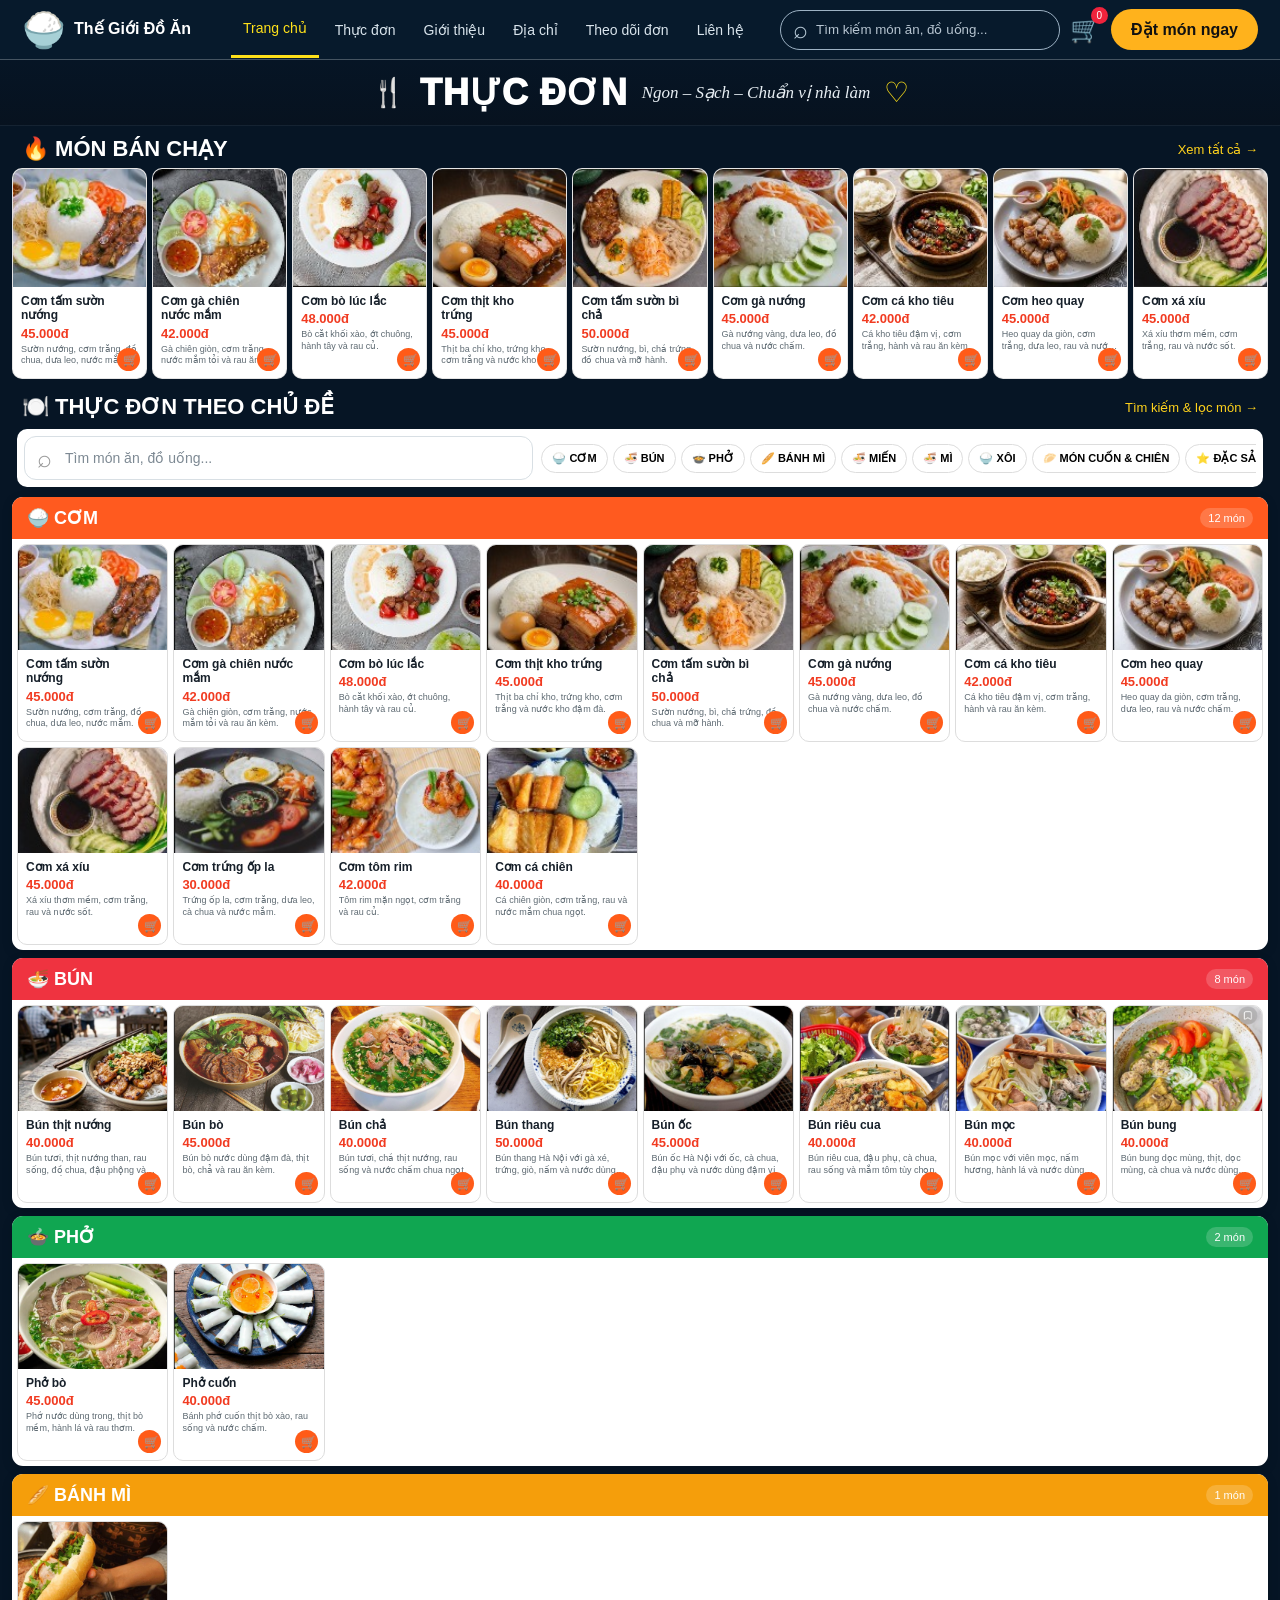
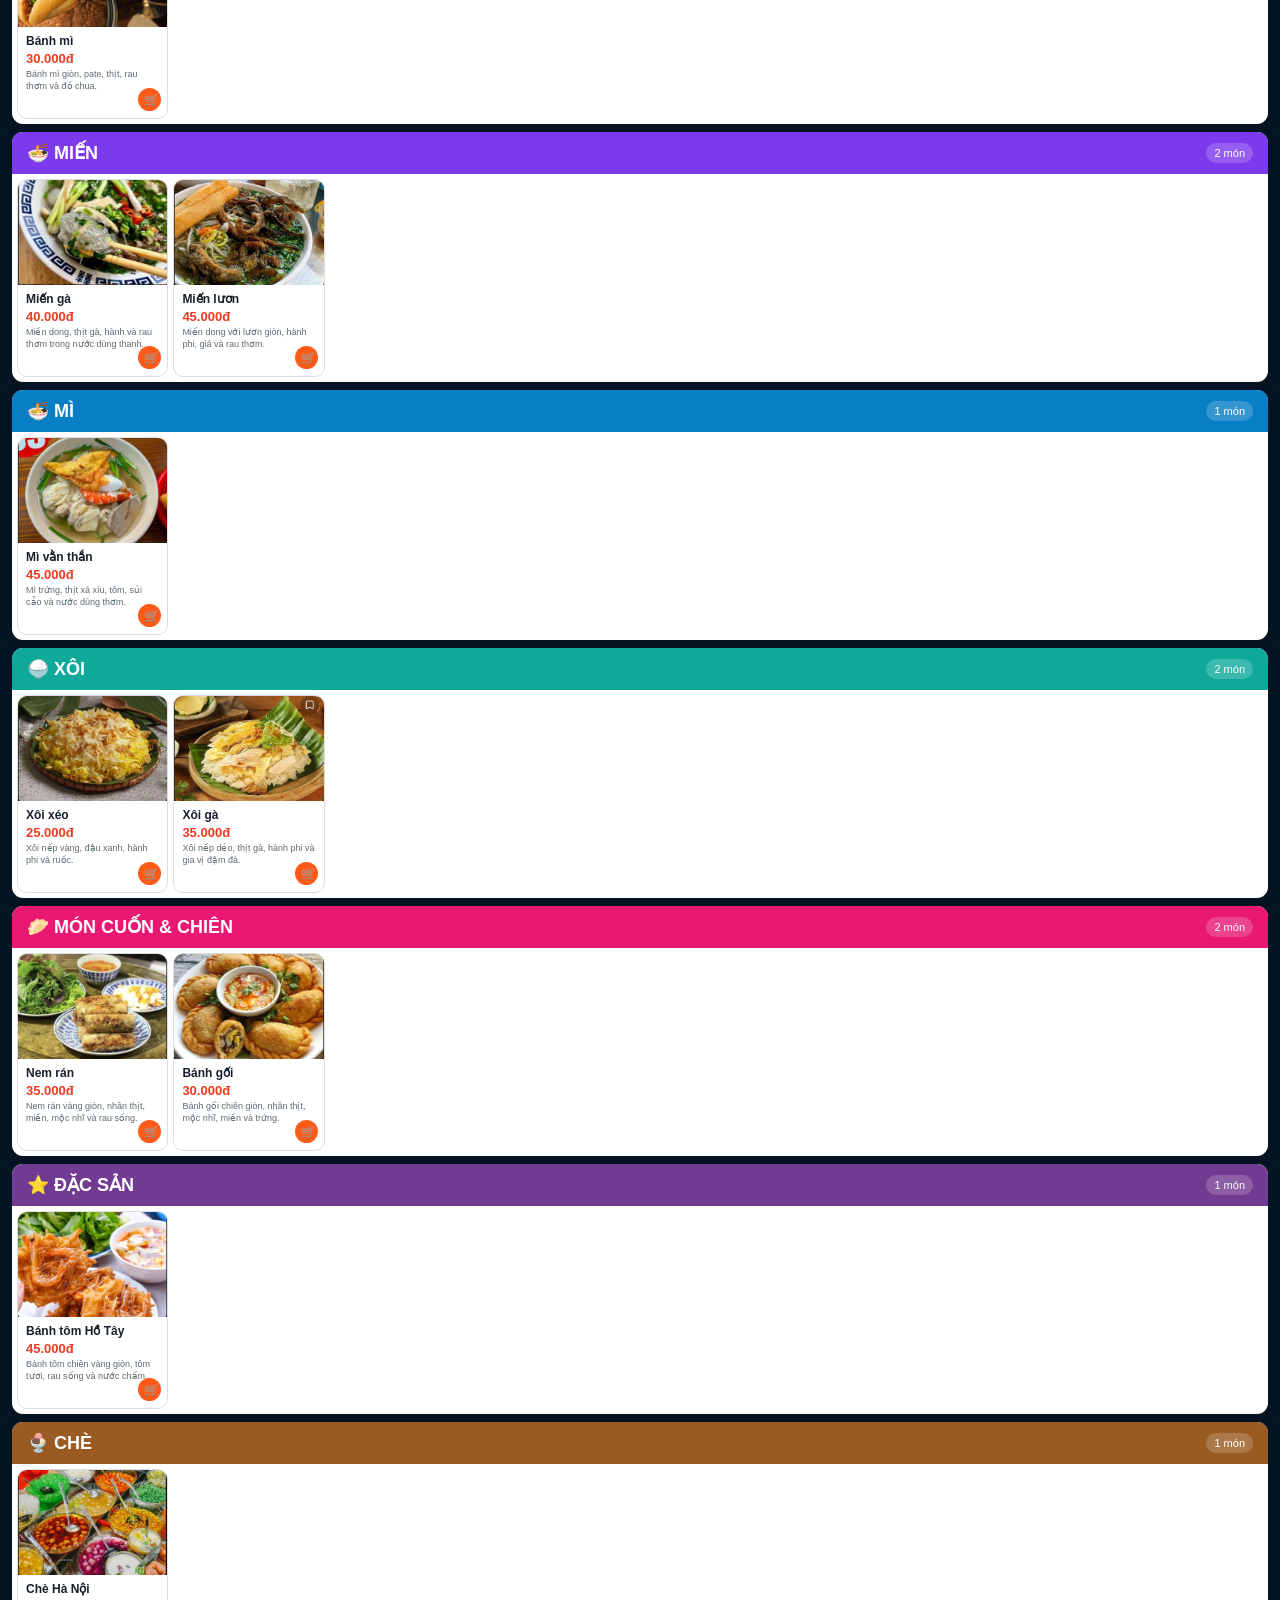
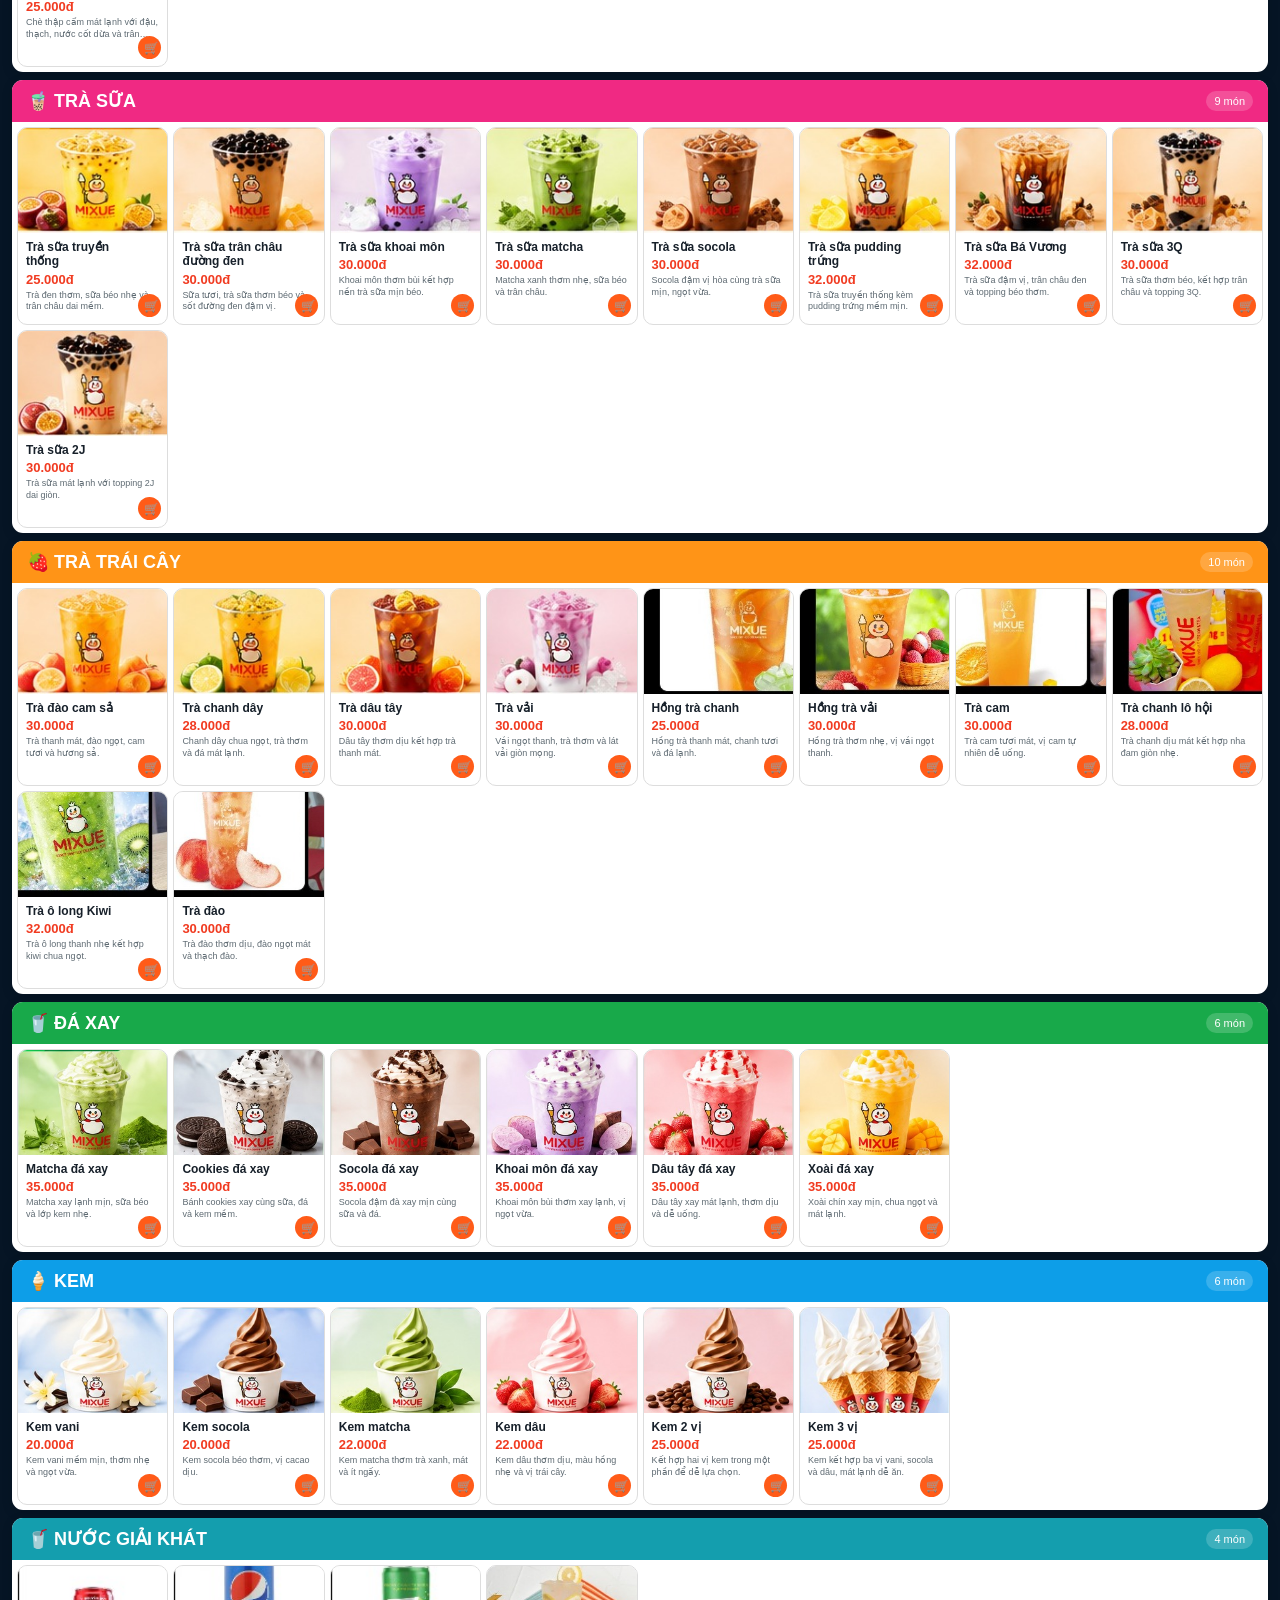
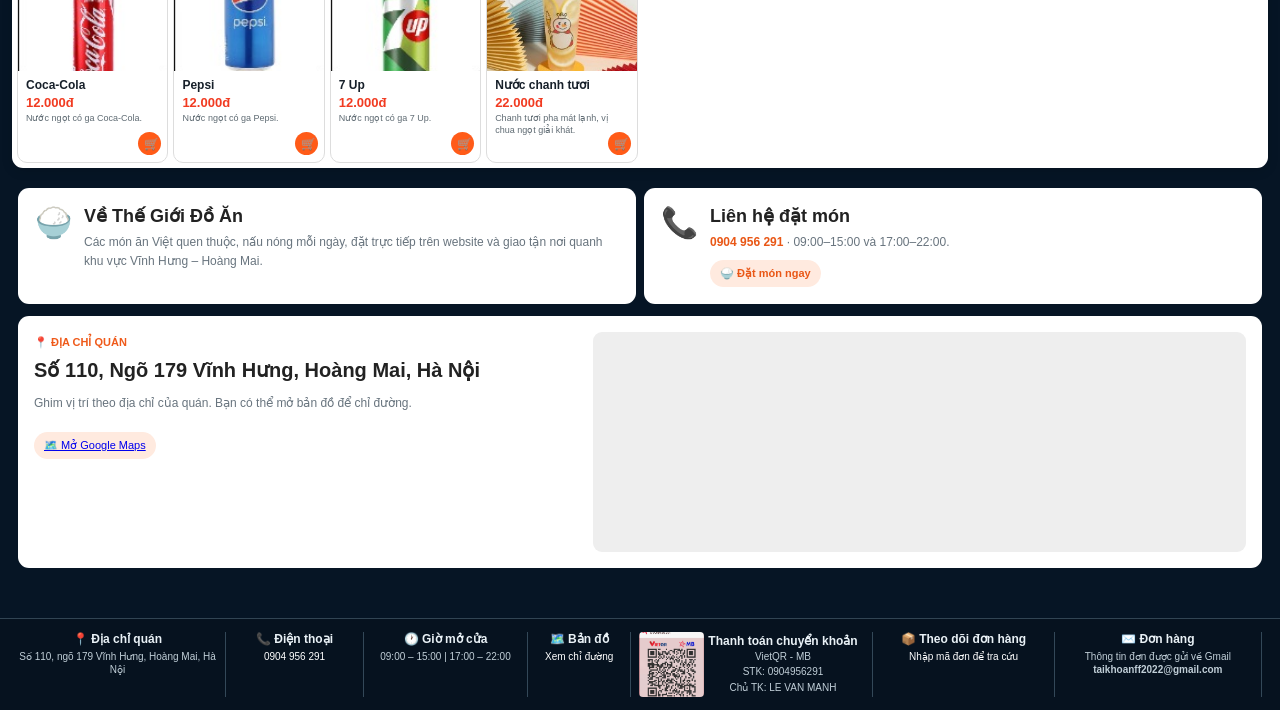
<file: index.html>
<!doctype html>
<html lang="vi">
<head>
<meta charset="UTF-8">
<meta name="viewport" content="width=device-width,initial-scale=1">
<meta name="description" content="Thế Giới Đồ Ăn - đặt món trực tiếp, giao tận nơi tại Vĩnh Hưng, Hoàng Mai, Hà Nội.">
<title>Thế Giới Đồ Ăn  | Đặt món trực tiếp</title>
<link rel="stylesheet" href="style.css">
</head>
<body class="showcase-page">
<header class="showcase-topbar">
  <a class="showcase-brand" href="index.html" aria-label="Thế Giới Đồ Ăn">
    <span class="brand-bowl">🍚</span>
    <span><b>Thế Giới Đồ Ăn</b><strong></strong></span>
  </a>
  <nav class="showcase-nav">
    <a class="active" href="index.html">Trang chủ</a>
    <a href="#menu-showcase">Thực đơn</a>
    <a href="#about">Giới thiệu</a>
    <a href="#address">Địa chỉ</a>
    <a href="order-tracking.html">Theo dõi đơn</a>
    <a href="#contact">Liên hệ</a>
  </nav>
  <div class="showcase-actions">
    <div class="showcase-search"><span>⌕</span><input id="homeSearch" placeholder="Tìm kiếm món ăn, đồ uống..." aria-label="Tìm kiếm"></div>
    <a class="showcase-cart" href="cart.html">🛒<span id="cartCount">0</span></a>
    <a class="order-now" href="menu.html">Đặt món ngay</a>
  </div>
</header>

<main>
  <section class="showcase-title">
    <span>🍴</span><h1>THỰC ĐƠN</h1><em>Ngon – Sạch – Chuẩn vị nhà làm</em><span>♡</span>
  </section>

  <section class="container showcase-section best-section">
    <div class="showcase-section-head"><h2>🔥 MÓN BÁN CHẠY</h2><a href="menu.html">Xem tất cả →</a></div>
    <div id="bestProducts" class="showcase-grid best-grid"></div>
  </section>

  <section id="menu-showcase" class="container showcase-section">
    <div class="showcase-section-head"><h2>🍽️ THỰC ĐƠN THEO CHỦ ĐỀ</h2><a href="menu.html">Tìm kiếm & lọc món →</a></div>
    <div class="showcase-toolbar">
      <div class="search showcase-full-search"><span>⌕</span><input id="showcaseSearch" placeholder="Tìm món ăn, đồ uống..." aria-label="Tìm món"></div>
      <div id="showcaseFilters" class="filters"></div>
    </div>
    <div id="showcaseProducts"></div>
  </section>

  <section id="about" class="showcase-info container">
    <div class="info-card"><span class="info-icon">🍚</span><div><h2>Về Thế Giới Đồ Ăn</h2><p>Các món ăn Việt quen thuộc, nấu nóng mỗi ngày, đặt trực tiếp trên website và giao tận nơi quanh khu vực Vĩnh Hưng – Hoàng Mai.</p></div></div>
    <div id="contact" class="info-card"><span class="info-icon">📞</span><div><h2>Liên hệ đặt món</h2><p><a href="tel:0904956291">0904 956 291</a> · 09:00–15:00 và 17:00–22:00.</p><a class="small-order" href="menu.html">🍚 Đặt món ngay</a></div></div>
  </section>

  <section id="address" class="showcase-contact container">
    <div class="address-card">
      <div><span class="mini-label">📍 ĐỊA CHỈ QUÁN</span><h2>Số 110, Ngõ 179 Vĩnh Hưng, Hoàng Mai, Hà Nội</h2><p>Ghim vị trí theo địa chỉ của quán. Bạn có thể mở bản đồ để chỉ đường.</p><a class="small-order" target="_blank" rel="noopener" href="https://www.google.com/maps/search/?api=1&query=S%E1%BB%91%20110%2C%20Ng%C3%B5%20179%20V%C4%A9nh%20H%C6%B0ng%2C%20Ho%C3%A0ng%20Mai%2C%20H%C3%A0%20N%E1%BB%99i">🗺️ Mở Google Maps</a></div>
      <div class="map-mini"><iframe src="https://www.google.com/maps?q=S%E1%BB%91%20110%2C%20Ng%C3%B5%20179%20V%C4%A9nh%20H%C6%B0ng%2C%20Ho%C3%A0ng%20Mai%2C%20H%C3%A0%20N%E1%BB%99i&output=embed" loading="lazy" title="Bản đồ Cơm Tấm Nhà Mình"></iframe></div>
    </div>
  </section>
</main>

<footer class="showcase-footer">
  <div class="footer-contact"><b>📍 Địa chỉ quán</b><span>Số 110, ngõ 179 Vĩnh Hưng, Hoàng Mai, Hà Nội</span></div>
  <div class="footer-contact"><b>📞 Điện thoại</b><a href="tel:0904956291">0904 956 291</a></div>
  <div class="footer-contact"><b>🕐 Giờ mở cửa</b><span>09:00 – 15:00 | 17:00 – 22:00</span></div>
  <div class="footer-contact"><b>🗺️ Bản đồ</b><a href="#address">Xem chỉ đường</a></div>
  <div class="footer-qr"><img src="images/qr-ngan-hang.png" alt="QR nhận tiền MB VietQR"><div><b>Thanh toán chuyển khoản</b><span>VietQR - MB</span><span>STK: 0904956291</span><span>Chủ TK: LE VAN MANH</span></div></div>
  <div class="footer-contact"><b>📦 Theo dõi đơn hàng</b><a href="order-tracking.html">Nhập mã đơn để tra cứu</a></div>
  <div class="footer-contact"><b>✉️ Đơn hàng</b><span>Thông tin đơn được gửi về Gmail<br><strong>taikhoanff2022@gmail.com</strong></span></div>
</footer>
<div class="toast" id="toast"></div>
<script src="data.js"></script><script src="script.js"></script>
<script>
const categoryOrder=['Cơm','Bún','Phở','Bánh mì','Miến','Mì','Xôi','Món cuốn & chiên','Món đặc sản','Chè','Trà sữa','Trà trái cây','Đá xay','Kem','Nước giải khát'];
const categoryLabels={'Cơm':'🍚 CƠM','Bún':'🍜 BÚN','Phở':'🍲 PHỞ','Bánh mì':'🥖 BÁNH MÌ','Miến':'🍜 MIẾN','Mì':'🍜 MÌ','Xôi':'🍚 XÔI','Món cuốn & chiên':'🥟 MÓN CUỐN & CHIÊN','Món đặc sản':'⭐ ĐẶC SẢN','Chè':'🍨 CHÈ','Trà sữa':'🧋 TRÀ SỮA','Trà trái cây':'🍓 TRÀ TRÁI CÂY','Đá xay':'🥤 ĐÁ XAY','Kem':'🍦 KEM','Nước giải khát':'🥤 NƯỚC GIẢI KHÁT'};
const filters=document.getElementById('showcaseFilters');
filters.innerHTML=categoryOrder.map(c=>`<button class="filter" data-cat="${c}">${categoryLabels[c]}</button>`).join('');
const best=PRODUCTS.slice(0,9);
renderShowcaseCards(best,document.getElementById('bestProducts'));
let selected='all';
function card(p){return `<article class="show-card"><div class="show-img"><img src="${p.images[0]}" alt="${p.name}" loading="lazy"></div><div class="show-body"><h3>${p.name}</h3><div class="show-price">${money(p.price)}</div><p>${p.desc}</p><button onclick="addToCart(${p.id})">🛒</button></div></article>`}
function renderShowcaseCards(list,el){el.innerHTML=list.length?list.map(card).join(''):'<div class="empty">Không tìm thấy món phù hợp.</div>'}
function refreshHome(){const q=(document.getElementById('showcaseSearch').value||document.getElementById('homeSearch').value).toLowerCase().trim();let list=PRODUCTS.filter(p=>(selected==='all'||p.category===selected)&&(!q||p.name.toLowerCase().includes(q)||p.desc.toLowerCase().includes(q)));renderShowcaseGrouped(list)}
function renderShowcaseGrouped(list){const el=document.getElementById('showcaseProducts');if(!list.length){el.innerHTML='<div class="empty">Không tìm thấy món phù hợp.</div>';return}el.innerHTML=categoryOrder.map(cat=>{const items=list.filter(p=>p.category===cat);if(!items.length)return '';return `<section class="show-category cat-${categoryOrder.indexOf(cat)+1}"><div class="show-category-head"><h2>${categoryLabels[cat]}</h2><span>${items.length} món</span></div><div class="show-category-grid">${items.map(card).join('')}</div></section>`}).join('')}
filters.querySelectorAll('button').forEach(b=>b.onclick=()=>{filters.querySelectorAll('button').forEach(x=>x.classList.remove('active'));b.classList.add('active');selected=b.dataset.cat;refreshHome()});
document.getElementById('showcaseSearch').addEventListener('input',refreshHome);document.getElementById('homeSearch').addEventListener('input',()=>{document.getElementById('showcaseSearch').value=document.getElementById('homeSearch').value;document.getElementById('menu-showcase').scrollIntoView({behavior:'smooth'});refreshHome()});
refreshHome();updateCartCount();
</script>
</body>
</html>
</file>
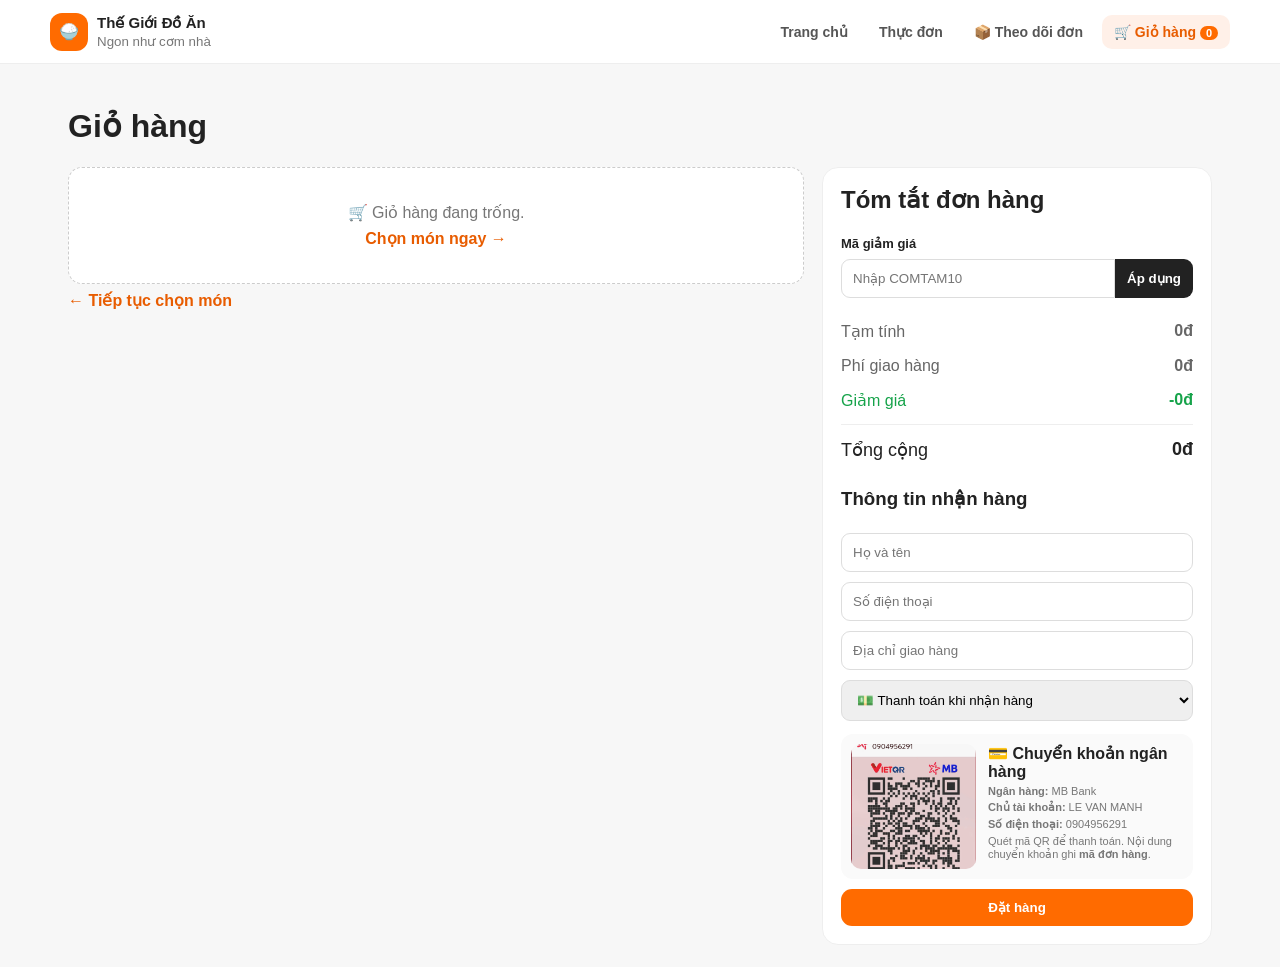
<file: cart.html>
<!doctype html>
<html lang="vi">
<head>
<meta charset="UTF-8"><meta name="viewport" content="width=device-width,initial-scale=1">
<title>Giỏ hàng | Thế Giới Đồ Ăn</title><link rel="stylesheet" href="style.css">
</head>
<body>
<header class="topbar"><div class="brand"><span class="brand-icon">🍚</span><div><b>Thế Giới Đồ Ăn</b><small>Ngon như cơm nhà</small></div></div>
<nav><a href="index.html">Trang chủ</a><a href="menu.html">Thực đơn</a><a href="order-tracking.html">📦 Theo dõi đơn</a><a class="active" href="cart.html">🛒 Giỏ hàng <span id="cartCount">0</span></a></nav></header>
<main class="container cart-page">
  <h1>Giỏ hàng</h1>
  <div class="cart-layout">
    <section><div id="cartItems"></div><a href="menu.html" class="continue">← Tiếp tục chọn món</a></section>
    <aside class="summary">
      <h2>Tóm tắt đơn hàng</h2>
      <label>Mã giảm giá</label><div class="voucher"><input id="voucher" placeholder="Nhập COMTAM10"><button onclick="applyVoucher()">Áp dụng</button></div>
      <div class="sumrow"><span>Tạm tính</span><b id="subtotal">0đ</b></div>
      <div class="sumrow"><span>Phí giao hàng</span><b id="ship">15.000đ</b></div>
      <div class="sumrow discount"><span>Giảm giá</span><b id="discount">0đ</b></div>
      <div class="total"><span>Tổng cộng</span><b id="total">0đ</b></div>
      <h3>Thông tin nhận hàng</h3>
      <input class="field" id="name" placeholder="Họ và tên">
      <input class="field" id="phone" placeholder="Số điện thoại">
      <input class="field" id="address" placeholder="Địa chỉ giao hàng">
      <select class="field" id="payment"><option>💵 Thanh toán khi nhận hàng</option><option>🏦 Chuyển khoản ngân hàng</option></select>
      <div class="qr real-qr"><img src="images/qr-ngan-hang.png" alt="QR nhận tiền MB VietQR - LE VAN MANH"><div><b>💳 Chuyển khoản ngân hàng</b><p><b>Ngân hàng:</b> MB Bank</p><p><b>Chủ tài khoản:</b> LE VAN MANH</p><p><b>Số điện thoại:</b> 0904956291</p><p>Quét mã QR để thanh toán. Nội dung chuyển khoản ghi <b>mã đơn hàng</b>.</p></div></div>
      <button class="btn primary checkout" onclick="checkout()">Đặt hàng</button>
    </aside>
  </div>
</main>
<div class="toast" id="toast"></div>

<!-- Hộp xác nhận thanh toán QR: chỉ hiện khi khách chọn chuyển khoản -->
<div id="qrPaymentModal" class="qr-payment-modal" aria-hidden="true">
  <div class="qr-payment-backdrop" onclick="cancelQrPayment()"></div>
  <div class="qr-payment-dialog" role="dialog" aria-modal="true" aria-labelledby="qrPaymentTitle">
    <button class="qr-payment-close" type="button" onclick="cancelQrPayment()" aria-label="Đóng">×</button>
    <div class="qr-payment-icon">💳</div>
    <h2 id="qrPaymentTitle">Thanh toán bằng QR</h2>
    <p class="qr-payment-note">Vui lòng quét mã QR bên dưới để chuyển khoản.</p>
    <img class="qr-payment-image" src="images/qr-ngan-hang.png" alt="QR thanh toán MB Bank - LE VAN MANH">
    <div class="qr-payment-info">
      <p><b>Ngân hàng:</b> MB Bank</p>
      <p><b>Chủ tài khoản:</b> LE VAN MANH</p>
      <p><b>Số điện thoại:</b> 0904956291</p>
      <p><b>Nội dung:</b> Mã đơn hàng sẽ được tạo sau khi xác nhận.</p>
    </div>
    <div class="qr-payment-actions">
      <button class="btn" type="button" onclick="cancelQrPayment()">Quay lại</button>
      <button class="btn primary" type="button" onclick="confirmQrPayment()">OK - Tôi đã thanh toán</button>
    </div>
  </div>
</div>

<script src="data.js"></script><script src="script.js"></script><script>renderCart();</script>
</body></html>
</file>
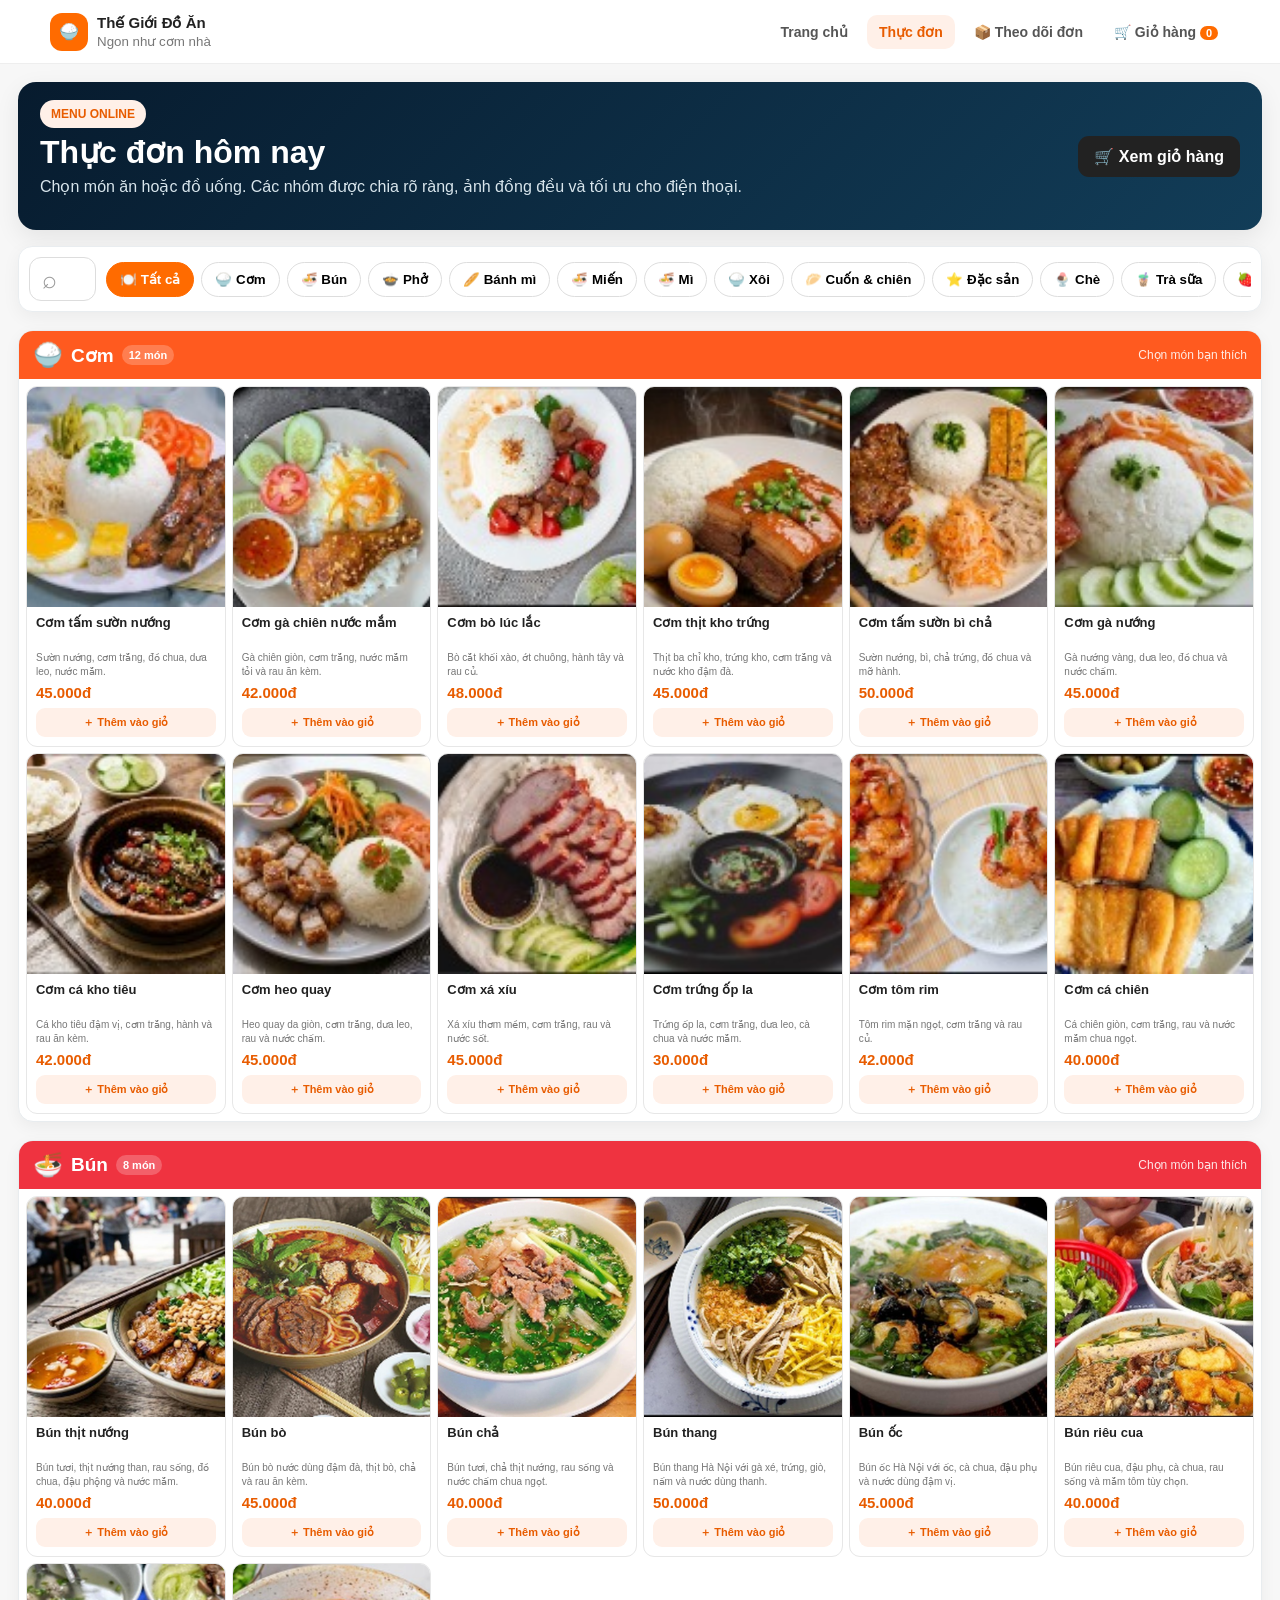
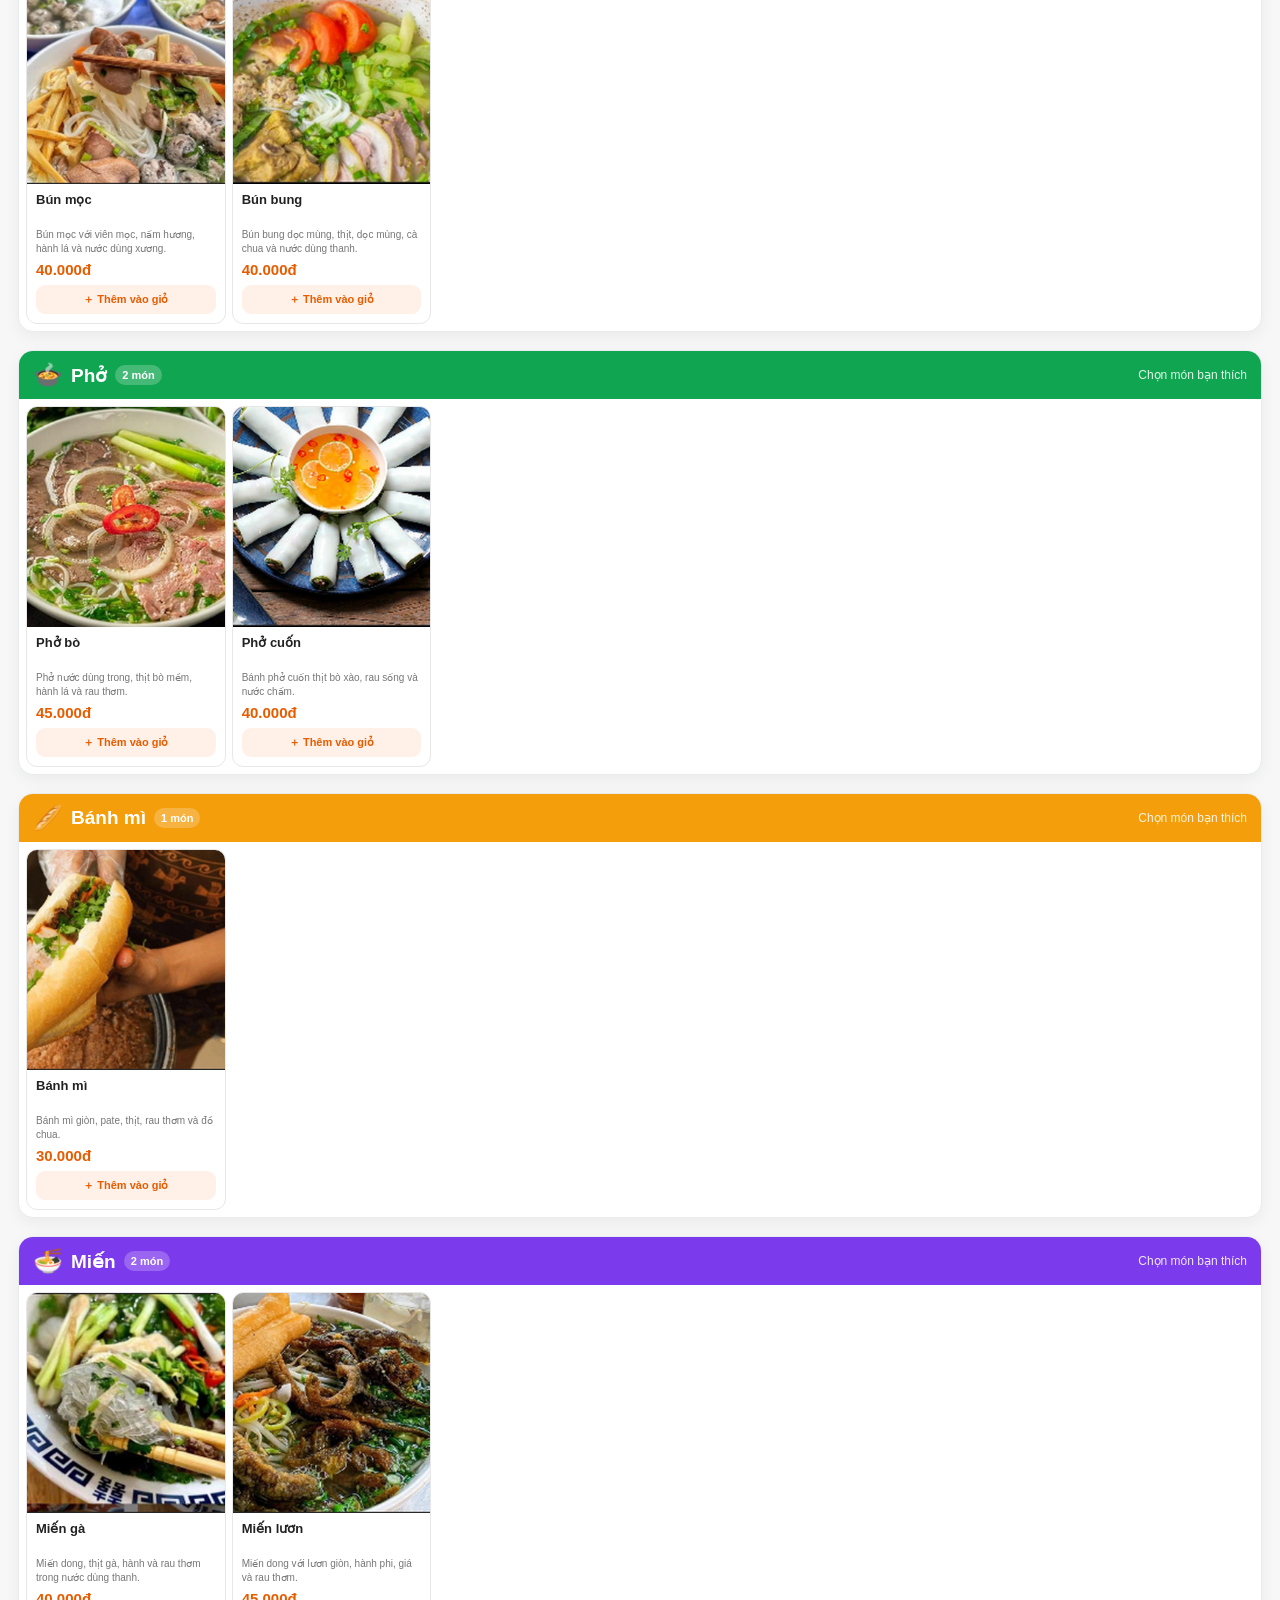
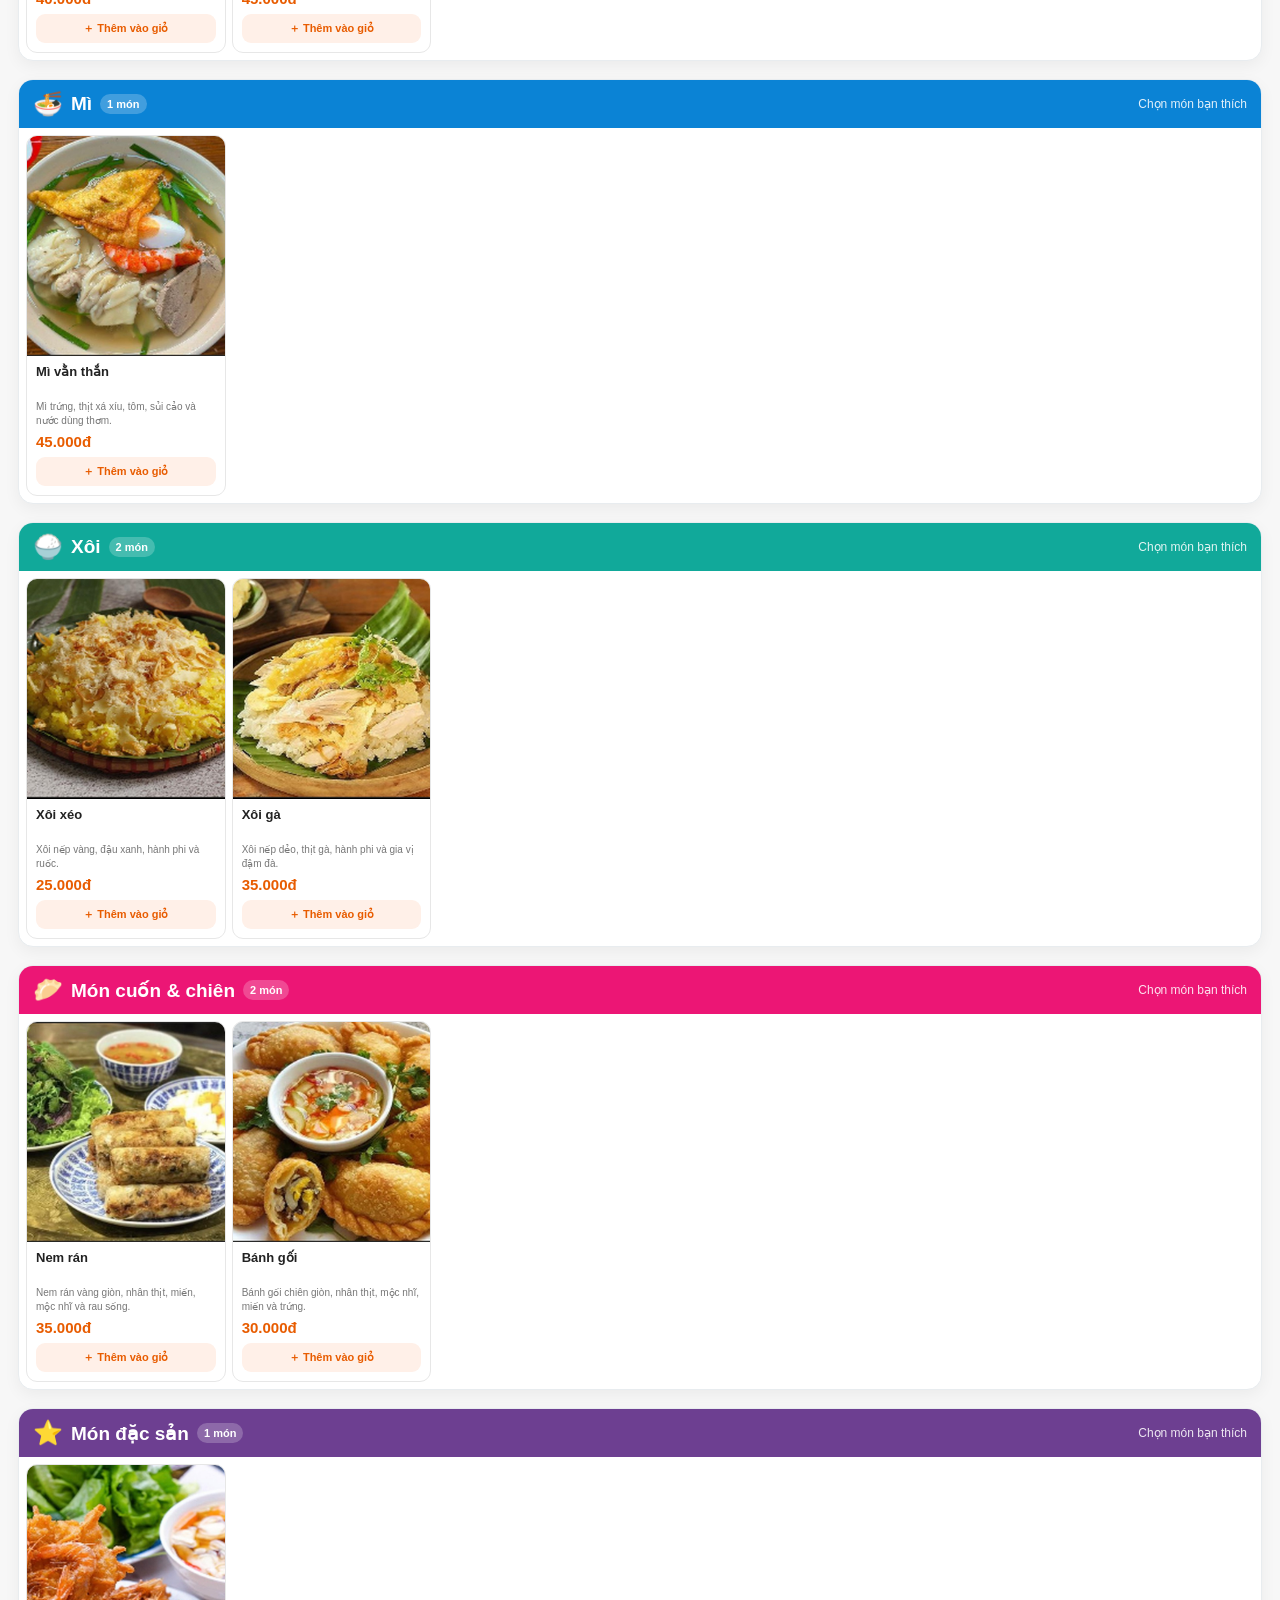
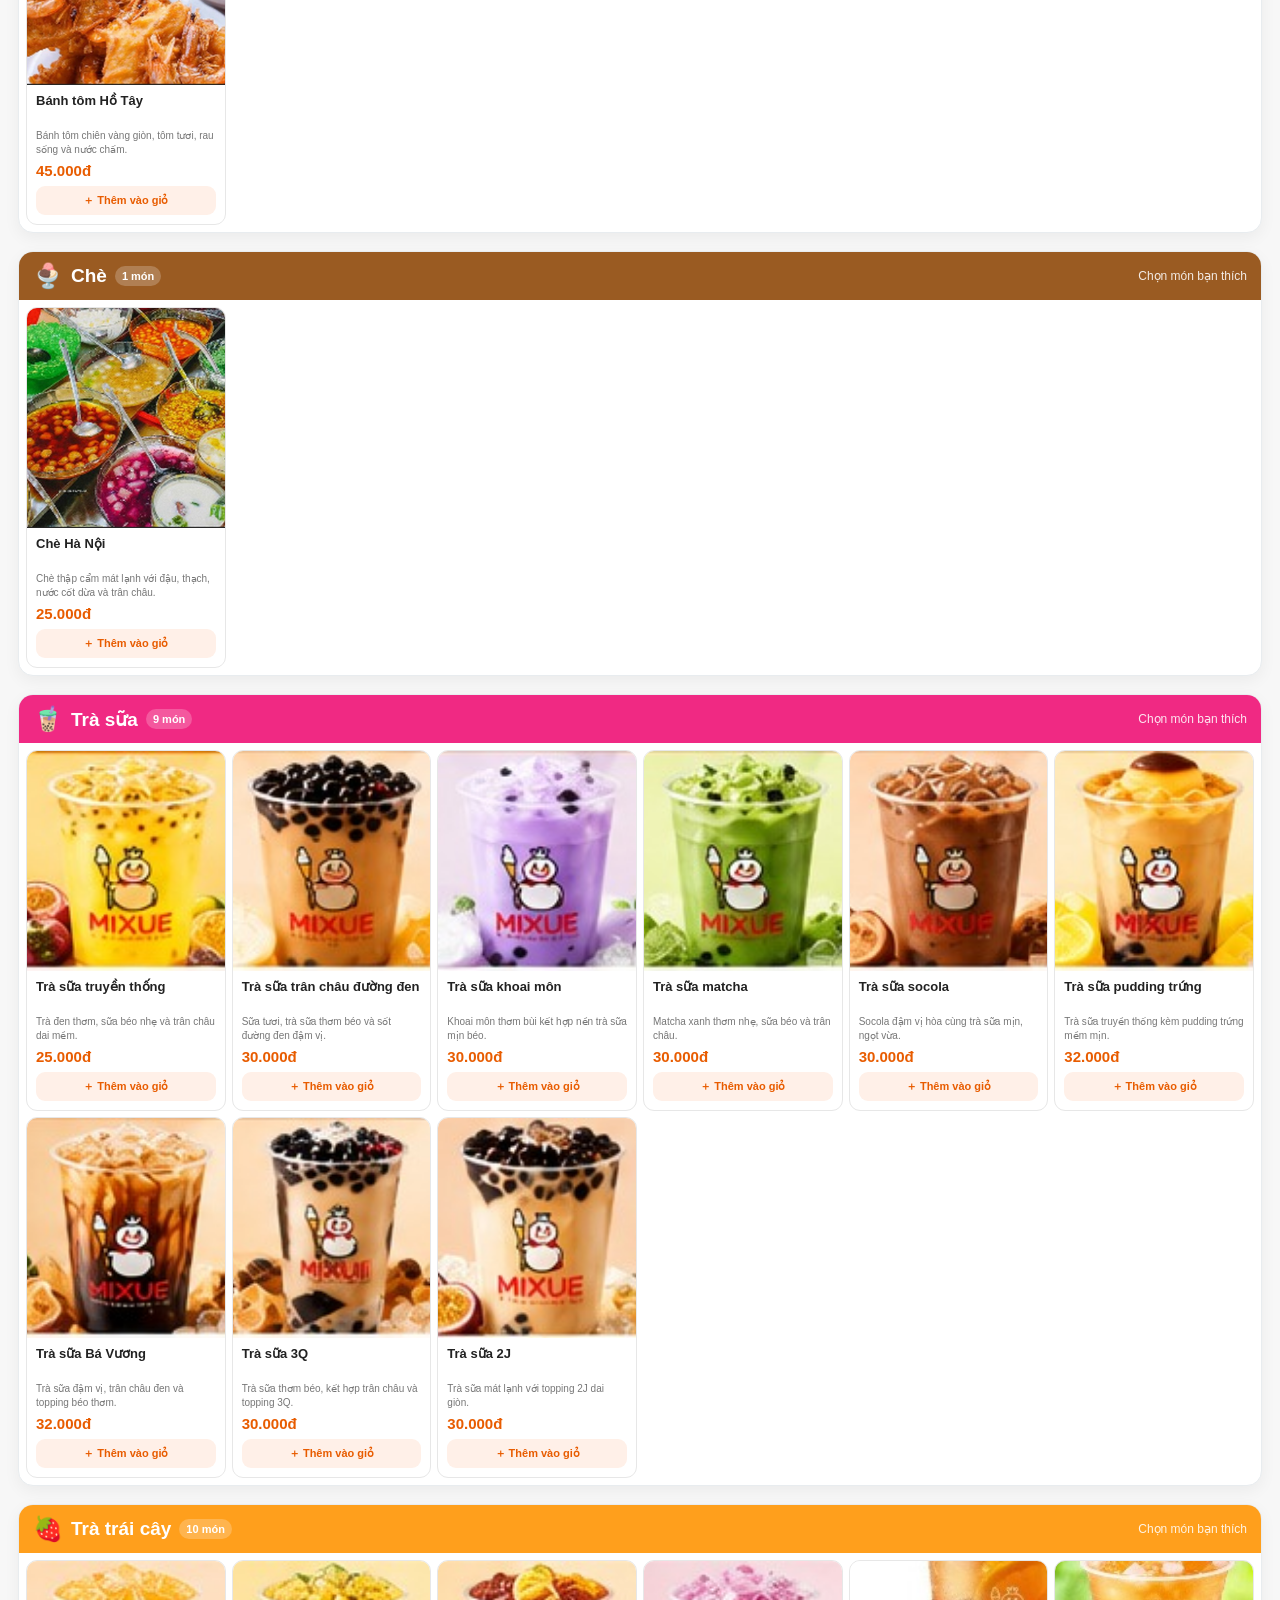
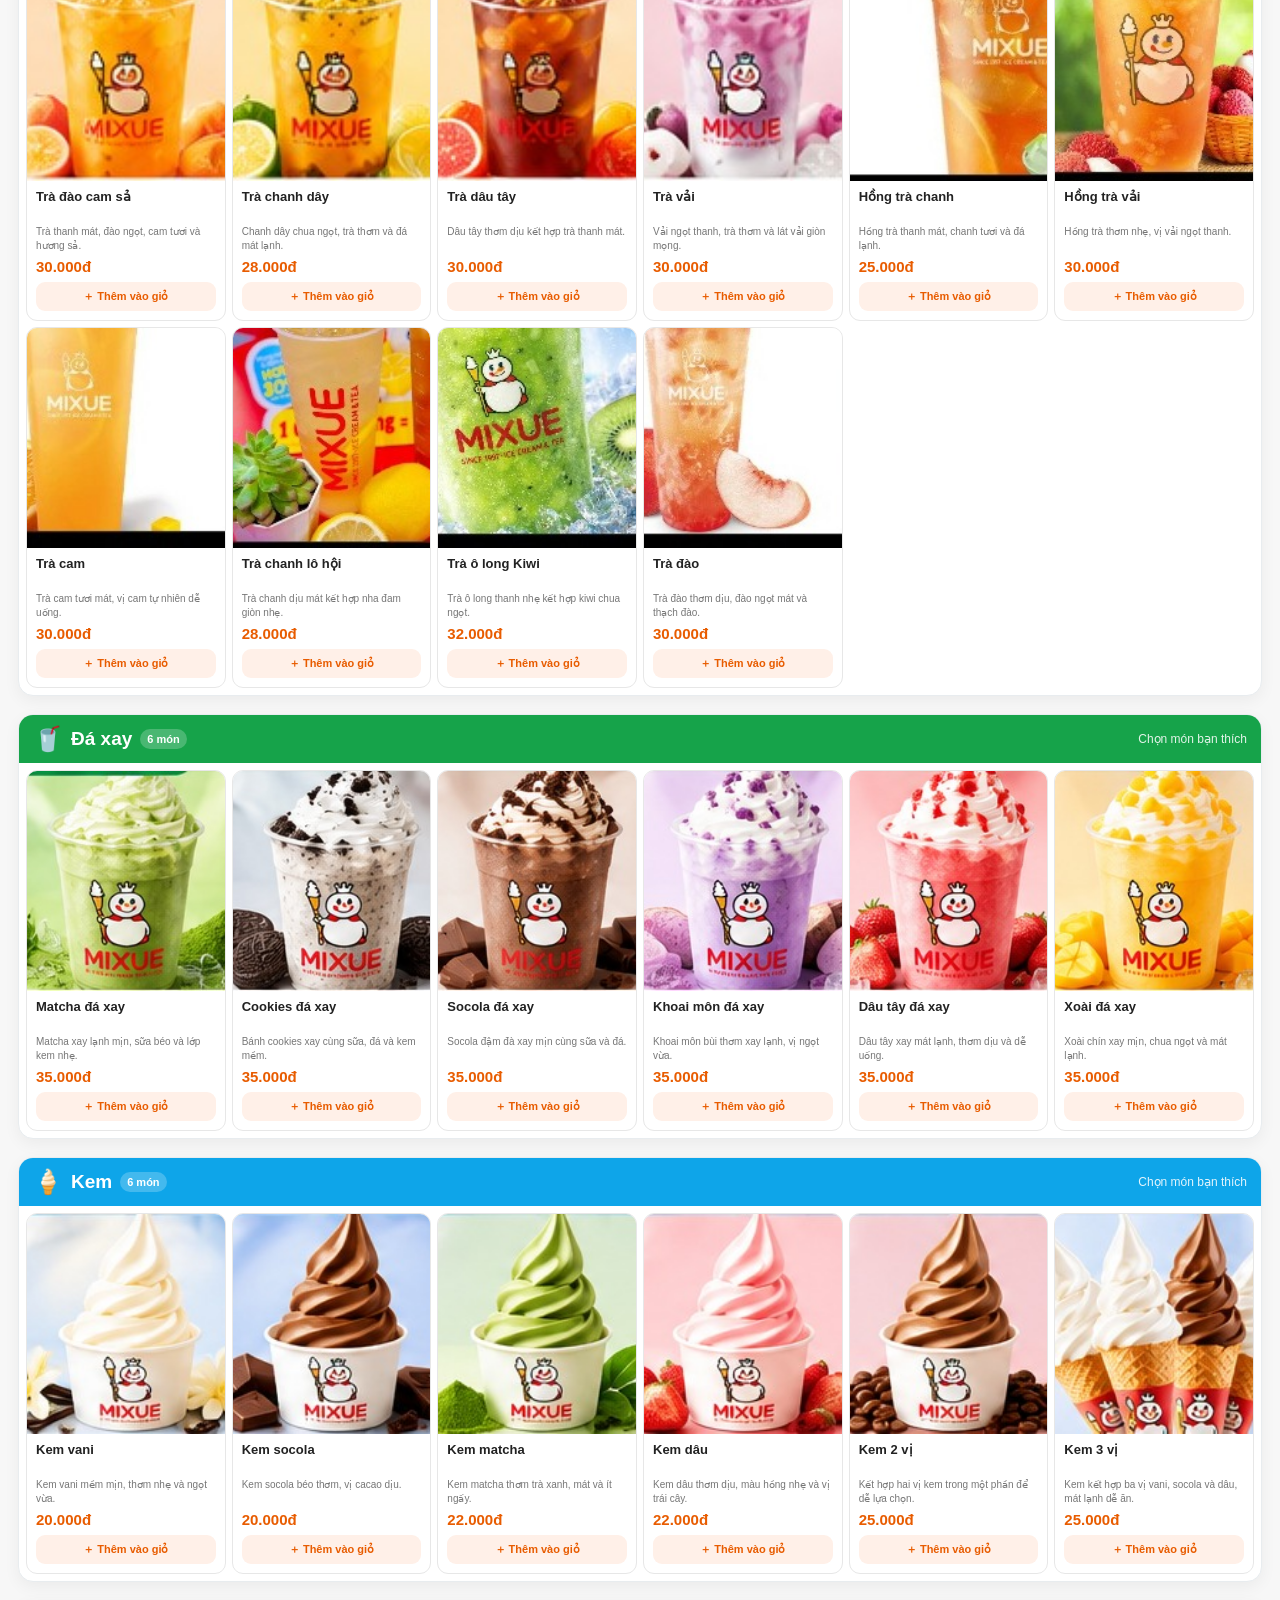
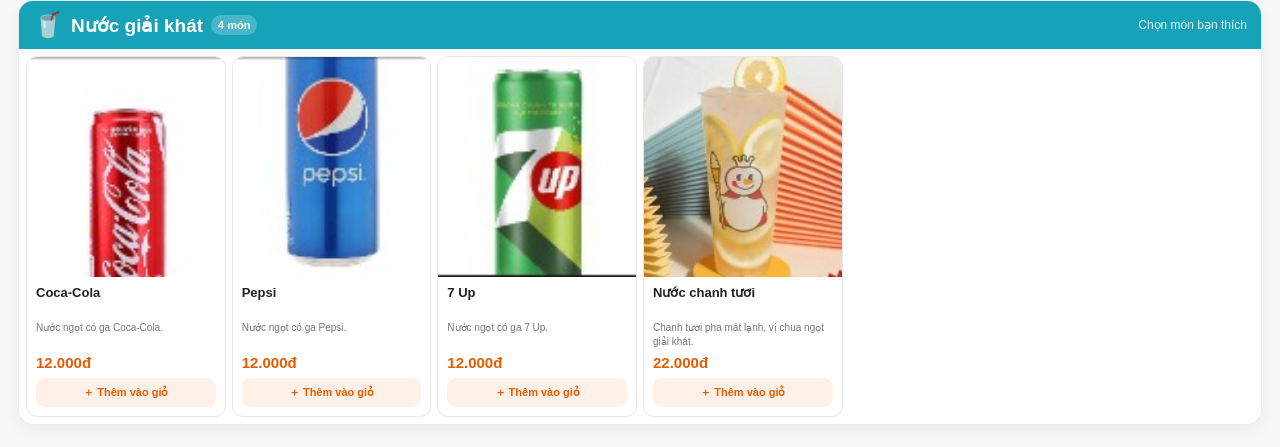
<file: menu.html>
<!doctype html>
<html lang="vi">
<head>
<meta charset="UTF-8"><meta name="viewport" content="width=device-width,initial-scale=1">
<title>Thực đơn | Thế Giới Đồ Ăn</title><link rel="stylesheet" href="style.css">
</head>
<body>
<header class="topbar">
  <div class="brand"><span class="brand-icon">🍚</span><div><b>Thế Giới Đồ Ăn</b><small>Ngon như cơm nhà</small></div></div>
  <nav><a href="index.html">Trang chủ</a><a class="active" href="menu.html">Thực đơn</a><a href="order-tracking.html">📦 Theo dõi đơn</a><a href="cart.html">🛒 Giỏ hàng <span id="cartCount">0</span></a></nav>
</header>
<main class="container menu-page">
  <div class="menu-title"><div><span class="pill">MENU ONLINE</span><h1>Thực đơn hôm nay</h1><p>Chọn món ăn hoặc đồ uống. Các nhóm được chia rõ ràng, ảnh đồng đều và tối ưu cho điện thoại.</p></div>
  <a class="btn cart-btn" href="cart.html">🛒 Xem giỏ hàng</a></div>
  <div class="toolbar">
    <div class="search"><span>⌕</span><input id="search" placeholder="Tìm món ăn, đồ uống..."></div>
    <div class="filters" id="filters"></div>
  </div>
  <div id="products"></div>
</main>
<div class="toast" id="toast"></div>
<script src="data.js"></script><script src="script.js"></script>
<script>
const productsEl=document.getElementById('products'), searchEl=document.getElementById('search'), filtersEl=document.getElementById('filters');
let cat='all';
const cats=['all','Cơm','Bún','Phở','Bánh mì','Miến','Mì','Xôi','Món cuốn & chiên','Món đặc sản','Chè','Trà sữa','Trà trái cây','Đá xay','Kem','Nước giải khát'];
const labels={all:'🍽️ Tất cả','Cơm':'🍚 Cơm','Bún':'🍜 Bún','Phở':'🍲 Phở','Bánh mì':'🥖 Bánh mì','Miến':'🍜 Miến','Mì':'🍜 Mì','Xôi':'🍚 Xôi','Món cuốn & chiên':'🥟 Cuốn & chiên','Món đặc sản':'⭐ Đặc sản','Chè':'🍨 Chè','Trà sữa':'🧋 Trà sữa','Trà trái cây':'🍓 Trà trái cây','Đá xay':'🥤 Đá xay','Kem':'🍦 Kem','Nước giải khát':'🥤 Nước giải khát'};
filtersEl.innerHTML=cats.map(x=>`<button class="filter ${x==='all'?'active':''}" data-cat="${x}">${labels[x]}</button>`).join('');
function refresh(){
 const q=searchEl.value.toLowerCase().trim();
 let list=PRODUCTS.filter(p=>(cat==='all'||p.category===cat||(false))&&(!q||p.name.toLowerCase().includes(q)||p.desc.toLowerCase().includes(q)));
 renderGroupedMenu(list,productsEl,cat==='all');
}
document.querySelectorAll('.filter').forEach(b=>b.onclick=()=>{document.querySelectorAll('.filter').forEach(x=>x.classList.remove('active'));b.classList.add('active');cat=b.dataset.cat;refresh();});
searchEl.oninput=refresh; refresh(); updateCartCount();
</script>
</body></html>
</file>
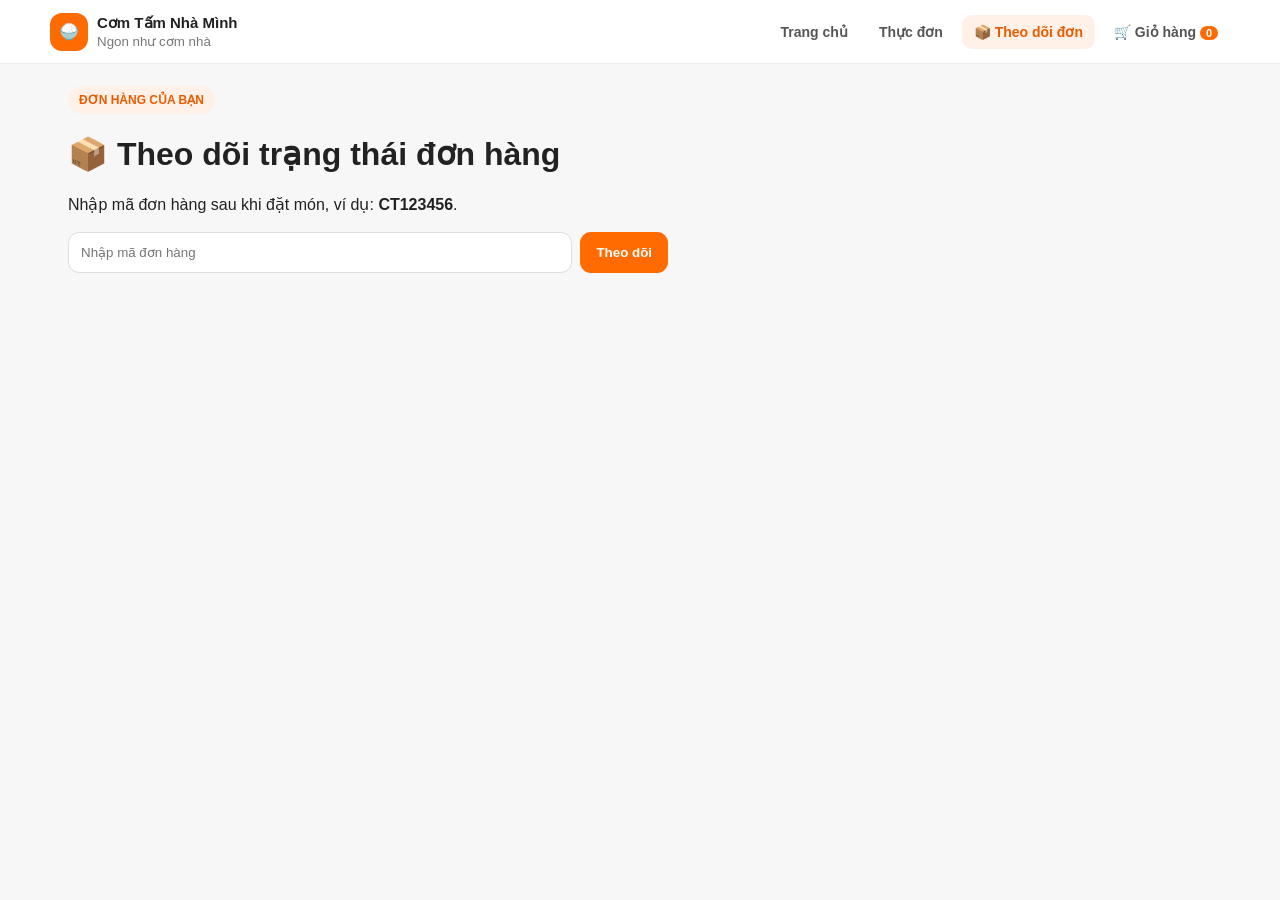
<file: order-tracking.html>
<!doctype html>
<html lang="vi"><head><meta charset="UTF-8"><meta name="viewport" content="width=device-width,initial-scale=1"><title>Theo dõi đơn hàng | Cơm Tấm Nhà Mình</title><link rel="stylesheet" href="style.css"></head>
<body>
<header class="topbar"><div class="brand"><span class="brand-icon">🍚</span><div><b>Cơm Tấm Nhà Mình</b><small>Ngon như cơm nhà</small></div></div><nav><a href="index.html">Trang chủ</a><a href="menu.html">Thực đơn</a><a class="active" href="order-tracking.html">📦 Theo dõi đơn</a><a href="cart.html">🛒 Giỏ hàng <span id="cartCount">0</span></a></nav></header>
<main class="container tracking-page"><span class="pill">ĐƠN HÀNG CỦA BẠN</span><h1>📦 Theo dõi trạng thái đơn hàng</h1><p>Nhập mã đơn hàng sau khi đặt món, ví dụ: <b>CT123456</b>.</p><div class="tracking-search"><input id="trackingCode" placeholder="Nhập mã đơn hàng"><button class="btn primary" onclick="showOrder()">Theo dõi</button></div><div id="trackingResult"></div></main>
<script src="script.js"></script><script>
function esc(s){return String(s||'').replace(/[&<>'"]/g,c=>({'&':'&amp;','<':'&lt;','>':'&gt;',"'":'&#39;','"':'&quot;'}[c]))}
function showOrder(){const code=document.getElementById('trackingCode').value.trim().toUpperCase(),box=document.getElementById('trackingResult');if(!code){box.innerHTML='<div class="empty">Vui lòng nhập mã đơn hàng.</div>';return}const order=JSON.parse(localStorage.getItem('comtam_order_'+code)||'null');if(!order){box.innerHTML='<div class="empty">Không tìm thấy đơn hàng trên thiết bị này.</div>';return}const statuses=['Đã nhận đơn','Đã xác nhận','Đang chuẩn bị món','Đang giao hàng','Đã giao thành công'];const st=Math.min(Number(order.status||0),4);box.innerHTML=`<div class="tracking-card"><div class="tracking-head"><div><span class="pill">MÃ ĐƠN</span><h2>${esc(order.code)}</h2></div><b class="status-badge">${statuses[st]}</b></div><div class="order-meta"><p><b>Khách:</b> ${esc(order.name)}</p><p><b>Số điện thoại:</b> ${esc(order.phone)}</p><p><b>Địa chỉ:</b> ${esc(order.address)}</p><p><b>Tổng tiền:</b> ${money(order.total)}</p></div><div class="timeline">${statuses.map((x,i)=>`<div class="timeline-item ${i<=st?'done':''}"><span>${i<=st?'✓':i+1}</span><b>${x}</b></div>`).join('')}</div><p class="tracking-note">Bạn có thể lưu mã <b>${esc(order.code)}</b> để tra cứu lại trên thiết bị đã đặt đơn.</p></div>`}
const q=new URLSearchParams(location.search).get('code');if(q){document.getElementById('trackingCode').value=q;showOrder()}updateCartCount();
</script></body></html>
</file>
<file: style.css>
*{box-sizing:border-box}body{margin:0;font-family:Inter,Arial,sans-serif;background:#f7f7f7;color:#222}.topbar{height:64px;background:#fff;border-bottom:1px solid #eee;display:flex;align-items:center;justify-content:space-between;padding:0 max(18px,calc((100% - 1180px)/2));position:sticky;top:0;z-index:20}.brand{display:flex;gap:9px;align-items:center}.brand-icon{width:38px;height:38px;border-radius:12px;background:#ff6b00;display:grid;place-items:center}.brand b{display:block;font-size:15px}.brand small{color:#777}.topbar nav{display:flex;gap:7px}.topbar nav a{padding:9px 12px;border-radius:10px;text-decoration:none;color:#555;font-weight:700;font-size:14px}.topbar nav a.active,.topbar nav a:hover{background:#fff0e8;color:#e85c00}.topbar nav span{background:#ff6b00;color:#fff;border-radius:20px;padding:1px 6px;font-size:11px}.container{max-width:1180px;margin:auto;padding:22px 18px}.hero{max-width:1180px;margin:22px auto 12px;background:linear-gradient(120deg,#fff4eb,#fff);border-radius:22px;padding:32px;display:grid;grid-template-columns:1.2fr .8fr;gap:30px;align-items:center}.pill{display:inline-block;background:#fff0e8;color:#e85c00;font-weight:800;font-size:12px;border-radius:20px;padding:7px 11px}.hero h1{font-size:42px;line-height:1.08;margin:14px 0 10px}.hero p{color:#666;font-size:16px}.hero-food{position:relative}.hero-food img{width:100%;height:290px;object-fit:cover;border-radius:18px;display:block}.hero-food span{position:absolute;bottom:12px;left:12px;background:#fff;padding:8px 11px;border-radius:20px;font-weight:700;font-size:12px}.btn{border:0;text-decoration:none;display:inline-flex;align-items:center;justify-content:center;border-radius:11px;padding:11px 16px;font-weight:800;cursor:pointer}.primary{background:#ff6b00;color:white}.home-section{padding-top:8px}.section-head,.menu-title{display:flex;align-items:center;justify-content:space-between;gap:20px}.section-head h2,.menu-title h1{margin:5px 0}.section-head a{color:#e85c00;text-decoration:none;font-weight:800}.menu-title p{color:#777;margin-top:6px}.toolbar{margin:16px 0;display:flex;gap:10px;align-items:center}.search{flex:1;background:#fff;border:1px solid #ddd;border-radius:12px;display:flex;align-items:center;padding:0 12px}.search span{font-size:25px;color:#999}.search input{border:0;outline:0;width:100%;padding:13px;font-size:14px;background:transparent}.filters{display:flex;gap:7px}.filter{border:1px solid #ddd;background:#fff;padding:10px 13px;border-radius:10px;cursor:pointer;font-weight:700}.filter.active{background:#ff6b00;color:#fff;border-color:#ff6b00}.product-grid{display:grid;grid-template-columns:repeat(4,minmax(0,1fr));gap:10px;align-items:stretch}.product-grid.compact{grid-template-columns:repeat(4,minmax(0,1fr))}.card{background:#fff;border:1px solid #eee;border-radius:14px;overflow:hidden;display:flex;flex-direction:column;min-width:0}.gallery{display:grid;grid-template-columns:repeat(3,1fr);gap:2px;background:#eee}.gallery img{width:100%;height:118px;display:block;object-fit:cover;background:#f3f3f3}.card-body{padding:10px 11px 11px;display:flex;flex-direction:column;flex:1}.card h3{font-size:15px;margin:0 0 5px;line-height:1.25}.desc{font-size:12px;color:#777;line-height:1.4;min-height:34px;margin:0 0 8px}.price{color:#e85c00;font-size:17px;font-weight:900;margin-top:auto}.add{margin-top:9px;width:100%;border:0;background:#fff0e8;color:#e85c00;border-radius:9px;padding:9px;cursor:pointer;font-weight:900}.add:hover{background:#ff6b00;color:#fff}.menu-title{padding:8px 0}.cart-btn{background:#222;color:#fff}.toast{position:fixed;left:50%;bottom:24px;transform:translate(-50%,20px);background:#222;color:#fff;padding:11px 15px;border-radius:10px;opacity:0;pointer-events:none;transition:.2s;z-index:50}.toast.show{opacity:1;transform:translate(-50%,0)}footer{margin-top:35px;background:#222;color:#aaa;text-align:center;padding:24px}.cart-layout{display:grid;grid-template-columns:1fr 390px;gap:18px;align-items:start}.cart-item{background:#fff;border:1px solid #eee;border-radius:14px;padding:12px;display:grid;grid-template-columns:135px 1fr auto;gap:12px;align-items:center;margin-bottom:9px}.cart-thumb{display:grid;grid-template-columns:repeat(3,1fr);gap:2px}.cart-thumb img{width:100%;height:82px;object-fit:cover;border-radius:5px}.cart-item h3{margin:0 0 6px;font-size:15px}.cart-item p{margin:0;color:#e85c00;font-weight:800}.qty{display:flex;align-items:center;gap:7px}.qty button{width:30px;height:30px;border:1px solid #ddd;background:#fff;border-radius:8px;cursor:pointer}.qty b{min-width:20px;text-align:center}.remove{border:0;background:none;color:#999;cursor:pointer}.summary{background:#fff;border:1px solid #eee;border-radius:16px;padding:18px;position:sticky;top:82px}.summary h2{margin-top:0}.summary label{font-size:13px;font-weight:700}.voucher{display:flex;margin:7px 0 16px}.voucher input{min-width:0;flex:1;border:1px solid #ddd;border-radius:9px 0 0 9px;padding:11px}.voucher button{border:0;background:#222;color:#fff;border-radius:0 9px 9px 0;padding:0 12px;font-weight:800}.sumrow,.total{display:flex;justify-content:space-between;padding:8px 0}.sumrow{color:#666}.discount{color:#16a34a}.total{border-top:1px solid #eee;margin-top:6px;padding-top:14px;font-size:18px}.field{width:100%;border:1px solid #ddd;border-radius:9px;padding:11px;margin:5px 0;outline:0}.qr{display:flex;gap:12px;background:#fafafa;border-radius:12px;padding:10px;margin-top:8px;align-items:center}.qrbox{width:78px;height:78px;border:5px solid #222;display:grid;place-items:center;font-size:30px;line-height:.8;text-align:center}.qrbox small{font-size:6px}.qr p{font-size:11px;color:#777;margin:4px 0}.checkout{width:100%;margin-top:10px}.continue{display:inline-block;margin-top:7px;color:#e85c00;text-decoration:none;font-weight:800}.empty{background:#fff;border:1px dashed #ccc;border-radius:14px;padding:35px;text-align:center;color:#777}
@media(max-width:900px){.product-grid,.product-grid.compact{grid-template-columns:repeat(3,minmax(0,1fr))}.hero{grid-template-columns:1fr}.cart-layout{grid-template-columns:1fr}.summary{position:static}}
@media(max-width:640px){.topbar{height:58px;padding:0 10px}.brand small{display:none}.topbar nav a{font-size:12px;padding:8px 7px}.container{padding:15px 10px}.hero{margin:10px;padding:20px;border-radius:16px}.hero h1{font-size:31px}.hero-food img{height:210px}.toolbar{display:block}.filters{overflow:auto;margin-top:8px}.filter{white-space:nowrap}.product-grid,.product-grid.compact{grid-template-columns:repeat(2,minmax(0,1fr));gap:7px}.gallery img{height:92px}.card-body{padding:8px}.card h3{font-size:13px}.desc{font-size:11px;min-height:43px}.price{font-size:15px}.add{font-size:12px;padding:8px}.cart-item{grid-template-columns:92px 1fr;gap:8px}.cart-thumb img{height:64px}.qty{grid-column:2}.remove{grid-column:2;text-align:left}.menu-title{display:block}.cart-btn{margin-top:10px;width:100%}}


/* ===== GIỚI THIỆU - LIÊN HỆ - MAP ===== */
.about-contact{
  background:#fff;
  border-top:1px solid #eee;
  margin-top:38px;
  padding:42px 0 8px;
}
.about-grid{
  display:grid;
  grid-template-columns:1.15fr .85fr;
  gap:18px;
}
.about-box,.contact-box{
  background:#fafafa;
  border:1px solid #eee;
  border-radius:18px;
  padding:25px;
}
.about-box h2,.contact-box h2,.map-section h2{
  margin:10px 0 9px;
  font-size:25px;
}
.about-box>p{
  color:#666;
  line-height:1.7;
  margin:0;
}
.about-features{
  display:grid;
  grid-template-columns:1fr 1fr;
  gap:10px;
  margin-top:20px;
}
.about-features div{
  background:#fff;
  border:1px solid #eee;
  border-radius:12px;
  padding:12px;
}
.about-features b{
  display:block;
  font-size:14px;
  margin-bottom:4px;
}
.about-features span{
  color:#777;
  font-size:12px;
}
.contact-list{
  display:grid;
  gap:5px;
}
.contact-item{
  display:flex;
  gap:11px;
  align-items:flex-start;
  padding:9px 0;
  border-bottom:1px solid #eee;
}
.contact-item:last-child{border-bottom:0}
.contact-item>span{
  width:34px;height:34px;
  display:grid;place-items:center;
  background:#fff0e8;
  border-radius:9px;
  flex:none;
}
.contact-item b{font-size:13px}
.contact-item p{
  margin:3px 0 0;
  color:#777;
  font-size:12px;
  line-height:1.45;
}
.contact-item a{
  color:#e85c00;
  text-decoration:none;
  font-weight:800;
}
.contact-actions{
  display:flex;
  gap:8px;
  margin-top:13px;
}
.dark-btn{
  background:#222;
  color:#fff;
}
.map-section{
  margin-top:20px;
}
.map-title{
  display:flex;
  align-items:end;
  justify-content:space-between;
  gap:15px;
  margin-bottom:12px;
}
.map-title h2{margin-bottom:4px}
.map-title p{
  margin:0;
  color:#777;
  font-size:13px;
}
.map-note{
  background:#fff0e8;
  color:#e85c00;
  padding:8px 11px;
  border-radius:20px;
  font-size:12px;
  font-weight:800;
  white-space:nowrap;
}
.map-frame{
  height:340px;
  position:relative;
  overflow:hidden;
  border-radius:18px;
  border:1px solid #eee;
  background:#eee;
}
.map-frame iframe{
  width:100%;
  height:100%;
  border:0;
  display:block;
}
.map-overlay{
  position:absolute;
  left:15px;
  bottom:15px;
  background:rgba(255,255,255,.96);
  border-radius:12px;
  padding:11px 14px;
  box-shadow:0 4px 18px rgba(0,0,0,.12);
  display:flex;
  flex-direction:column;
  gap:3px;
}
.map-overlay b{font-size:13px}
.map-overlay span{font-size:11px;color:#777}

@media(max-width:900px){
  .about-grid{grid-template-columns:1fr}
}
@media(max-width:640px){
  .about-contact{padding-top:30px}
  .about-box,.contact-box{padding:18px}
  .about-box h2,.contact-box h2,.map-section h2{font-size:21px}
  .about-features{grid-template-columns:1fr 1fr;gap:7px}
  .map-title{display:block}
  .map-note{display:inline-block;margin-top:8px}
  .map-frame{height:290px}
  .map-overlay{left:9px;bottom:9px}
}

/* ===== MENU THEO CHỦ ĐỀ + 30 ĐỒ UỐNG ===== */
.menu-category{margin-top:24px}
.category-heading{display:flex;align-items:center;justify-content:space-between;gap:12px;margin:0 0 10px;padding-bottom:8px;border-bottom:1px solid #eee}
.category-heading>div{display:flex;align-items:center;gap:8px;min-width:0}
.category-heading h2{font-size:21px;margin:0}
.category-heading>span{color:#999;font-size:12px}
.category-icon{font-size:24px}
.category-count{font-size:11px;background:#fff0e8;color:#e85c00;padding:4px 7px;border-radius:12px;font-weight:800}
.category-tag{display:inline-block;width:max-content;font-size:10px;font-weight:800;color:#e85c00;background:#fff0e8;padding:4px 7px;border-radius:10px;margin-bottom:5px}
.single-gallery{display:block}
.single-gallery img{height:220px!important;object-fit:cover!important}
.drink-card{border-radius:16px}
.drink-card .single-gallery img{background:#fff7fb;object-fit:cover!important}
.tracking-search{display:flex;max-width:600px;gap:8px;margin:18px 0}
.tracking-search input{flex:1;border:1px solid #ddd;border-radius:11px;padding:12px;outline:0}
.tracking-card{background:#fff;border:1px solid #eee;border-radius:18px;padding:20px;max-width:760px}
.tracking-head{display:flex;justify-content:space-between;align-items:center;gap:12px}
.tracking-head h2{margin:8px 0 0}
.status-badge{background:#fff0e8;color:#e85c00;border-radius:20px;padding:8px 12px;font-size:12px}
.order-meta{display:grid;grid-template-columns:1fr 1fr;gap:4px 15px;border-top:1px solid #eee;border-bottom:1px solid #eee;margin:15px 0;padding:12px 0}
.order-meta p{margin:3px 0;font-size:13px;color:#666}
.timeline{display:grid;grid-template-columns:repeat(5,1fr);gap:5px;margin:22px 0}
.timeline-item{text-align:center;color:#aaa;font-size:11px;position:relative}
.timeline-item span{display:grid;place-items:center;width:32px;height:32px;margin:0 auto 7px;border-radius:50%;border:2px solid #ddd;background:#fff}
.timeline-item.done{color:#e85c00}.timeline-item.done span{background:#ff6b00;color:#fff;border-color:#ff6b00}
.tracking-note{font-size:12px;color:#777;background:#fafafa;padding:10px;border-radius:10px}
.order-success{text-align:center;padding:10px 0}.order-success h2{margin:5px 0}.mail-ok{color:#16803c;font-weight:700}.mail-warning{color:#a15b00;background:#fff7e8;border-radius:10px;padding:10px;font-size:12px}.success-actions{display:flex;gap:8px;justify-content:center;margin-top:14px;flex-wrap:wrap}
.real-qr{align-items:flex-start}.real-qr>img{width:125px;height:125px;object-fit:cover;border-radius:10px;flex:none}.real-qr p{font-size:11px;color:#777;margin:4px 0}
@media(max-width:900px){.single-gallery img{height:210px!important}.timeline{grid-template-columns:1fr}.timeline-item{text-align:left;display:flex;align-items:center;gap:9px}.timeline-item span{margin:0;flex:none}.order-meta{grid-template-columns:1fr}}
@media(max-width:640px){.category-heading h2{font-size:18px}.category-heading>span{display:none}.single-gallery img{height:190px!important}.tracking-search{display:grid;grid-template-columns:1fr}.real-qr{display:block}.real-qr>img{width:100%;height:auto;max-height:300px;object-fit:contain;margin-bottom:8px}}

/* ===== MENU REDESIGN: grouped like the "Món bán chạy" showcase ===== */
.menu-page{max-width:1500px;padding-top:18px}
.menu-page .menu-title{background:linear-gradient(135deg,#071b2e,#123d58);color:#fff;border-radius:18px;padding:18px 22px;margin-bottom:14px;box-shadow:0 8px 24px rgba(0,0,0,.08)}
.menu-page .menu-title p{color:#d8e5ec}
.menu-page .menu-title h1{font-size:32px}
.menu-page .toolbar{background:#fff;border:1px solid #e9edf0;border-radius:14px;padding:10px;position:sticky;top:64px;z-index:15;box-shadow:0 5px 18px rgba(0,0,0,.05)}
.menu-page .filters{overflow:auto;scrollbar-width:thin}
.menu-page .filter{white-space:nowrap;border-radius:999px;padding:9px 13px}
.menu-category{margin:18px 0 0;background:#fff;border-radius:15px;overflow:hidden;border:1px solid #e8ecef;box-shadow:0 5px 16px rgba(0,0,0,.05)}
.menu-category .category-heading{margin:0;padding:10px 14px;border:0;color:#fff;background:#ff5a1f;min-height:46px}
.menu-category .category-heading>div{gap:8px}
.menu-category .category-heading h2{font-size:19px;color:#fff}
.menu-category .category-count{background:rgba(255,255,255,.22);color:#fff}
.menu-category .category-heading>span:last-child{color:rgba(255,255,255,.88)}
.menu-category:nth-of-type(2) .category-heading{background:#ef3340}
.menu-category:nth-of-type(3) .category-heading{background:#10a651}
.menu-category:nth-of-type(4) .category-heading{background:#f59e0b}
.menu-category:nth-of-type(5) .category-heading{background:#7c3aed}
.menu-category:nth-of-type(6) .category-heading{background:#0b83d5}
.menu-category:nth-of-type(7) .category-heading{background:#11a99a}
.menu-category:nth-of-type(8) .category-heading{background:#ec1675}
.menu-category:nth-of-type(9) .category-heading{background:#6d3f91}
.menu-category:nth-of-type(10) .category-heading{background:#9a5b22}
.menu-category:nth-of-type(11) .category-heading{background:#f02983}
.menu-category:nth-of-type(12) .category-heading{background:#ff9f1c}
.menu-category:nth-of-type(13) .category-heading{background:#16a34a}
.menu-category:nth-of-type(14) .category-heading{background:#0ea5e9}
.menu-category:nth-of-type(15) .category-heading{background:#16a3b7}
.menu-category .product-grid{padding:7px;gap:6px;grid-template-columns:repeat(6,minmax(0,1fr))}
.menu-category .card{border:1px solid #e7e7e7;border-radius:11px;box-shadow:none}
.menu-category .gallery.single-gallery{display:block}
.menu-category .gallery.single-gallery img{height:145px;object-fit:cover;background:#f5f5f5}
.menu-category .card-body{padding:8px 9px 9px}
.menu-category .category-tag{display:none}
.menu-category .card h3{font-size:13px;min-height:33px;margin-bottom:3px}
.menu-category .desc{font-size:10px;min-height:28px;margin-bottom:5px}
.menu-category .price{font-size:15px}
.menu-category .add{font-size:11px;padding:7px;margin-top:7px}
.menu-category .card:hover{transform:translateY(-2px);box-shadow:0 7px 18px rgba(0,0,0,.08)}
@media(max-width:1200px){.menu-category .product-grid{grid-template-columns:repeat(5,minmax(0,1fr))}}
@media(max-width:1000px){.menu-category .product-grid{grid-template-columns:repeat(4,minmax(0,1fr))}.menu-page .toolbar{top:58px}}
@media(max-width:720px){.menu-page .menu-title{padding:15px}.menu-page .menu-title h1{font-size:25px}.menu-category .product-grid{grid-template-columns:repeat(2,minmax(0,1fr));gap:5px;padding:5px}.menu-category .gallery.single-gallery img{height:125px}.menu-category .category-heading h2{font-size:16px}.menu-category .category-heading>span:last-child{display:none}.menu-category .card h3{font-size:12px}.menu-category .desc{font-size:10px;min-height:32px}.menu-category .price{font-size:14px}}

/* ===== HOME SHOWCASE - GIAO DIỆN THEO ẢNH MẪU ===== */
.showcase-page{background:#061525;color:#fff}.showcase-topbar{height:60px;background:#071a2c;border-bottom:1px solid rgba(255,255,255,.25);display:flex;align-items:center;gap:24px;padding:0 22px;position:sticky;top:0;z-index:50}.showcase-brand{display:flex;align-items:center;gap:8px;color:#fff;text-decoration:none;line-height:.9;min-width:185px}.brand-bowl{font-size:35px}.showcase-brand b,.showcase-brand strong{display:block;font-size:16px}.showcase-brand strong{color:#ffd52b}.showcase-nav{display:flex;gap:4px;align-items:center;flex:1}.showcase-nav a{color:#d9e4ec;text-decoration:none;padding:19px 12px;font-size:14px;white-space:nowrap}.showcase-nav a:hover,.showcase-nav a.active{color:#ffe11a;border-bottom:3px solid #ffe11a}.showcase-actions{display:flex;align-items:center;gap:10px}.showcase-search{width:280px;border:1px solid #9db2c4;border-radius:22px;height:40px;display:flex;align-items:center;padding:0 12px}.showcase-search span{font-size:25px;color:#b8cad7}.showcase-search input{width:100%;background:transparent;border:0;outline:0;color:#fff;padding:0 8px}.showcase-search input::placeholder{color:#b7c5d1}.showcase-cart{position:relative;color:#fff;text-decoration:none;font-size:25px}.showcase-cart span{position:absolute;right:-7px;top:-8px;background:#ef233c;color:#fff;border-radius:20px;font-size:10px;padding:3px 6px}.order-now{background:#ffb21c;color:#111;text-decoration:none;font-weight:900;padding:11px 20px;border-radius:22px;white-space:nowrap}.showcase-title{height:66px;display:flex;align-items:center;justify-content:center;gap:14px;background:linear-gradient(#061525,#07121f);border-bottom:1px solid rgba(255,255,255,.06)}.showcase-title h1{font-size:36px;margin:0;font-weight:1000;letter-spacing:1px}.showcase-title em{font-family:Georgia,serif;font-size:17px;color:#e7eef3}.showcase-title span{font-size:28px;color:#ffe11a}.showcase-section{max-width:1540px;padding:0 12px;margin:auto}.showcase-section-head{display:flex;align-items:center;justify-content:space-between;padding:10px 10px 6px}.showcase-section-head h2{margin:0;font-size:22px}.showcase-section-head a{color:#ffd21c;text-decoration:none;font-size:13px}.best-section{padding-bottom:5px}.showcase-grid{display:grid;grid-template-columns:repeat(9,minmax(0,1fr));gap:5px}.show-card{background:#fff;color:#17202a;border-radius:10px;overflow:hidden;min-width:0;border:1px solid rgba(0,0,0,.1);display:flex;flex-direction:column}.show-img{height:118px;background:#f3f3f3}.show-img img{width:100%;height:100%;display:block;object-fit:cover}.show-body{position:relative;padding:7px 8px 8px;min-height:91px}.show-body h3{font-size:12px;line-height:1.2;margin:0 18px 3px 0}.show-price{color:#f13b21;font-weight:900;font-size:13px}.show-body p{font-size:9px;color:#5f6b73;line-height:1.25;margin:3px 0 0;display:-webkit-box;-webkit-line-clamp:2;-webkit-box-orient:vertical;overflow:hidden}.show-body button{position:absolute;right:6px;bottom:7px;width:23px;height:23px;border:0;border-radius:50%;background:#ff5b18;color:#fff;cursor:pointer;font-size:12px}.showcase-toolbar{background:#fff;border-radius:10px;padding:7px;margin:3px 5px 10px;display:flex;gap:8px;align-items:center}.showcase-full-search{flex:1;border:1px solid #d8dfe4}.showcase-full-search input{color:#222}.showcase-full-search input::placeholder{color:#7d8993}.showcase-toolbar .filters{overflow:auto;display:flex;gap:5px;max-width:58%}.showcase-toolbar .filter{padding:7px 10px;border-radius:20px;font-size:11px;white-space:nowrap}.show-category{background:#fff;border-radius:11px;overflow:hidden;margin:8px 0;box-shadow:0 3px 12px rgba(0,0,0,.12)}.show-category-head{height:42px;display:flex;align-items:center;justify-content:space-between;padding:0 15px;color:#fff}.show-category-head h2{margin:0;font-size:18px}.show-category-head span{font-size:11px;background:rgba(255,255,255,.18);padding:4px 8px;border-radius:12px}.show-category-grid{display:grid;grid-template-columns:repeat(8,minmax(0,1fr));gap:5px;padding:5px}.show-category .show-card{border-color:#ddd}.show-category .show-img{height:105px}.cat-1 .show-category-head{background:#ff5a1f}.cat-2 .show-category-head{background:#ef3340}.cat-3 .show-category-head{background:#10a651}.cat-4 .show-category-head{background:#f59e0b}.cat-5 .show-category-head{background:#7c3aed}.cat-6 .show-category-head{background:#087fc5}.cat-7 .show-category-head{background:#0fa999}.cat-8 .show-category-head{background:#e91873}.cat-9 .show-category-head{background:#713b91}.cat-10 .show-category-head{background:#9a5b22}.cat-11 .show-category-head{background:#f02983}.cat-12 .show-category-head{background:#ff9417}.cat-13 .show-category-head{background:#18a94a}.cat-14 .show-category-head{background:#0d9ee8}.cat-15 .show-category-head{background:#149eae}.showcase-info{display:grid;grid-template-columns:1fr 1fr;gap:8px;padding-top:12px;padding-bottom:12px}.info-card{background:#fff;color:#222;border-radius:11px;padding:17px;display:flex;gap:12px}.info-icon{font-size:30px}.info-card h2{font-size:18px;margin:0 0 6px}.info-card p{margin:0;color:#68747e;font-size:12px;line-height:1.55}.info-card a{color:#e95716;font-weight:900;text-decoration:none}.small-order{display:inline-flex;margin-top:8px;background:#ffeadf;border-radius:18px;padding:7px 10px;font-size:11px}.showcase-contact{padding-top:0;padding-bottom:15px}.address-card{background:#fff;color:#222;border-radius:11px;padding:16px;display:grid;grid-template-columns:1fr 1.2fr;gap:14px}.mini-label{font-size:11px;color:#ef5a1a;font-weight:900}.address-card h2{font-size:20px;margin:8px 0}.address-card p{font-size:12px;color:#68747e;line-height:1.5}.map-mini{height:220px;border-radius:9px;overflow:hidden;background:#eee}.map-mini iframe{width:100%;height:100%;border:0}.showcase-footer{background:#06121f;border-top:1px solid #314453;display:grid;grid-template-columns:1.2fr .75fr .9fr .55fr 1.35fr 1fr 1.15fr;gap:8px;padding:13px 18px;color:#e9f1f6}.footer-contact,.footer-qr{display:flex;flex-direction:column;gap:4px;border-right:1px solid #334858;padding-right:8px}.footer-contact b,.footer-qr b{font-size:12px}.footer-contact span,.footer-contact a,.footer-qr span{font-size:10px;color:#c0ced7;text-decoration:none;line-height:1.35}.footer-contact a{color:#fff}.footer-qr{flex-direction:row;align-items:center}.footer-qr img{width:65px;height:65px;object-fit:cover;border-radius:4px;background:#fff}.footer-qr div{display:flex;flex-direction:column;gap:2px}.showcase-page .empty{margin:10px;background:#fff;color:#777}.showcase-page .toast{z-index:100}.showcase-page .container{max-width:1540px}
@media(max-width:1250px){.showcase-topbar{gap:10px;padding:0 12px}.showcase-brand{min-width:155px}.showcase-nav a{padding:19px 7px;font-size:12px}.showcase-search{width:220px}.showcase-grid{grid-template-columns:repeat(6,minmax(0,1fr))}.show-category-grid{grid-template-columns:repeat(6,minmax(0,1fr))}.showcase-footer{grid-template-columns:repeat(4,1fr)}}
@media(max-width:900px){.showcase-nav{display:none}.showcase-actions{margin-left:auto}.showcase-search{width:210px}.showcase-grid{grid-template-columns:repeat(4,minmax(0,1fr))}.show-category-grid{grid-template-columns:repeat(4,minmax(0,1fr))}.showcase-info{grid-template-columns:1fr}.address-card{grid-template-columns:1fr}.showcase-footer{grid-template-columns:repeat(2,1fr)}}
@media(max-width:640px){.showcase-topbar{height:56px}.showcase-brand{min-width:125px}.brand-bowl{font-size:28px}.showcase-brand b,.showcase-brand strong{font-size:12px}.showcase-search{display:none}.order-now{padding:9px 12px;font-size:11px}.showcase-title{height:58px;gap:7px}.showcase-title h1{font-size:25px}.showcase-title em{font-size:11px}.showcase-title span{font-size:20px}.showcase-section{padding:0 6px}.showcase-section-head{padding:8px 5px 5px}.showcase-section-head h2{font-size:16px}.showcase-grid{grid-template-columns:repeat(2,minmax(0,1fr));gap:5px}.best-grid .show-card:nth-child(n+7){display:none}.show-img{height:120px}.show-body{min-height:82px}.show-body h3{font-size:11px}.showcase-toolbar{display:block}.showcase-toolbar .filters{max-width:100%;margin-top:7px}.showcase-toolbar .filter{font-size:10px}.show-category{margin:6px 0}.show-category-head{height:38px;padding:0 10px}.show-category-head h2{font-size:15px}.show-category-grid{grid-template-columns:repeat(2,minmax(0,1fr));gap:4px;padding:4px}.show-category .show-img{height:125px}.show-body p{font-size:9px}.info-card{padding:13px}.address-card{padding:12px}.map-mini{height:190px}.showcase-footer{grid-template-columns:1fr 1fr;padding:12px 10px}.footer-contact,.footer-qr{border-right:0}.footer-qr{grid-column:1/-1}.footer-qr img{width:72px;height:72px}}

/* ===== QR PAYMENT CONFIRMATION MODAL ===== */
body.modal-open{overflow:hidden}
.qr-payment-modal{display:none;position:fixed;inset:0;z-index:10000;align-items:center;justify-content:center;padding:18px}
.qr-payment-modal.show{display:flex}
.qr-payment-backdrop{position:absolute;inset:0;background:rgba(0,0,0,.68);backdrop-filter:blur(3px)}
.qr-payment-dialog{position:relative;z-index:1;width:min(460px,100%);max-height:94vh;overflow:auto;background:#fff;border-radius:22px;padding:22px;box-shadow:0 24px 80px rgba(0,0,0,.35);text-align:center;animation:qrModalIn .18s ease-out}
@keyframes qrModalIn{from{transform:translateY(12px) scale(.98);opacity:0}to{transform:none;opacity:1}}
.qr-payment-close{position:absolute;right:12px;top:10px;width:36px;height:36px;border:0;border-radius:50%;background:#f1f3f5;color:#333;font-size:25px;line-height:1;cursor:pointer}
.qr-payment-icon{font-size:32px;margin-top:2px}
.qr-payment-dialog h2{margin:5px 35px 4px;font-size:23px;color:#102a43}
.qr-payment-note{margin:0 0 13px;color:#667085;font-size:13px}
.qr-payment-image{display:block;width:min(340px,90%);aspect-ratio:1/1;object-fit:contain;margin:0 auto 12px;border-radius:14px;background:#fff;border:1px solid #e6e8eb}
.qr-payment-info{text-align:left;background:#f7f9fb;border-radius:13px;padding:10px 13px;margin-bottom:14px}
.qr-payment-info p{margin:4px 0;font-size:12px;color:#56616b}
.qr-payment-actions{display:flex;justify-content:center;gap:9px;flex-wrap:wrap}
.qr-payment-actions .btn{min-width:125px;cursor:pointer}
@media(max-width:480px){.qr-payment-dialog{padding:18px 14px;border-radius:18px}.qr-payment-image{width:min(300px,94%)}.qr-payment-actions{display:grid;grid-template-columns:1fr}.qr-payment-actions .btn{width:100%}}
</file>
